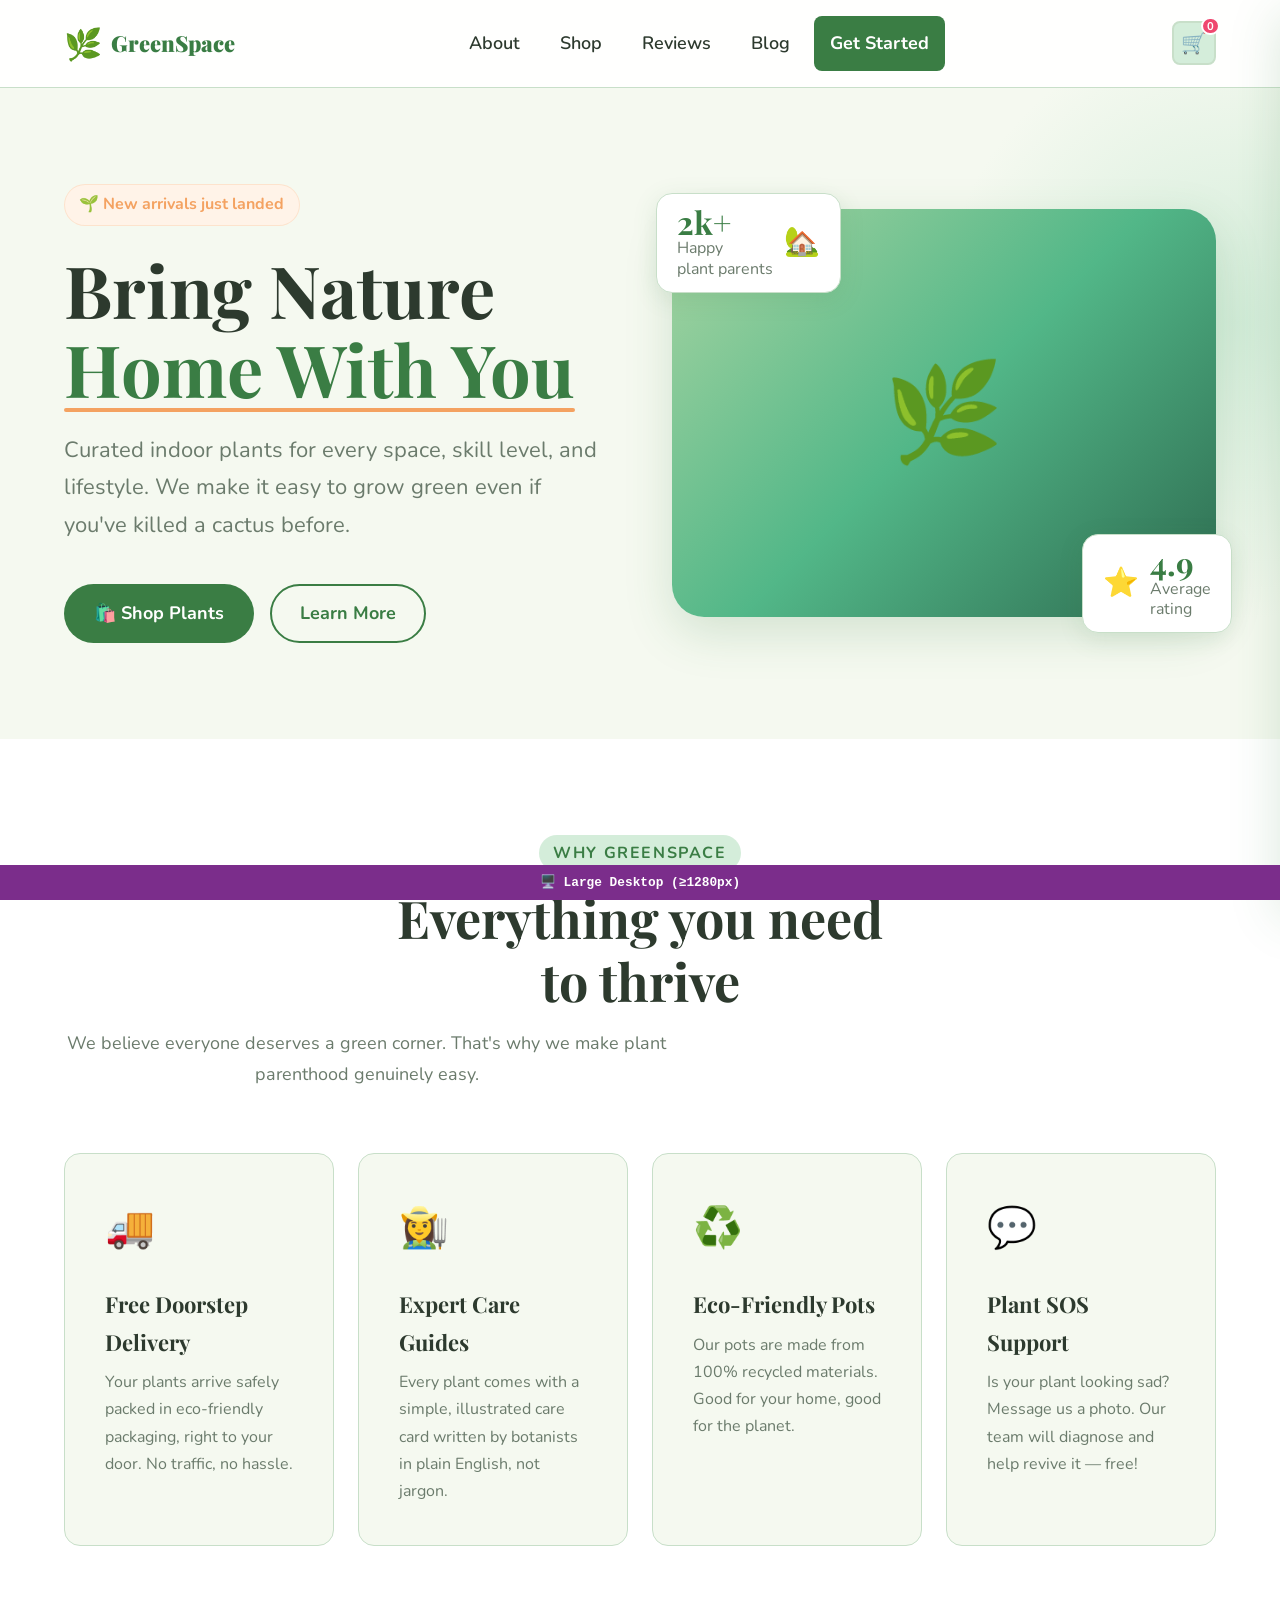
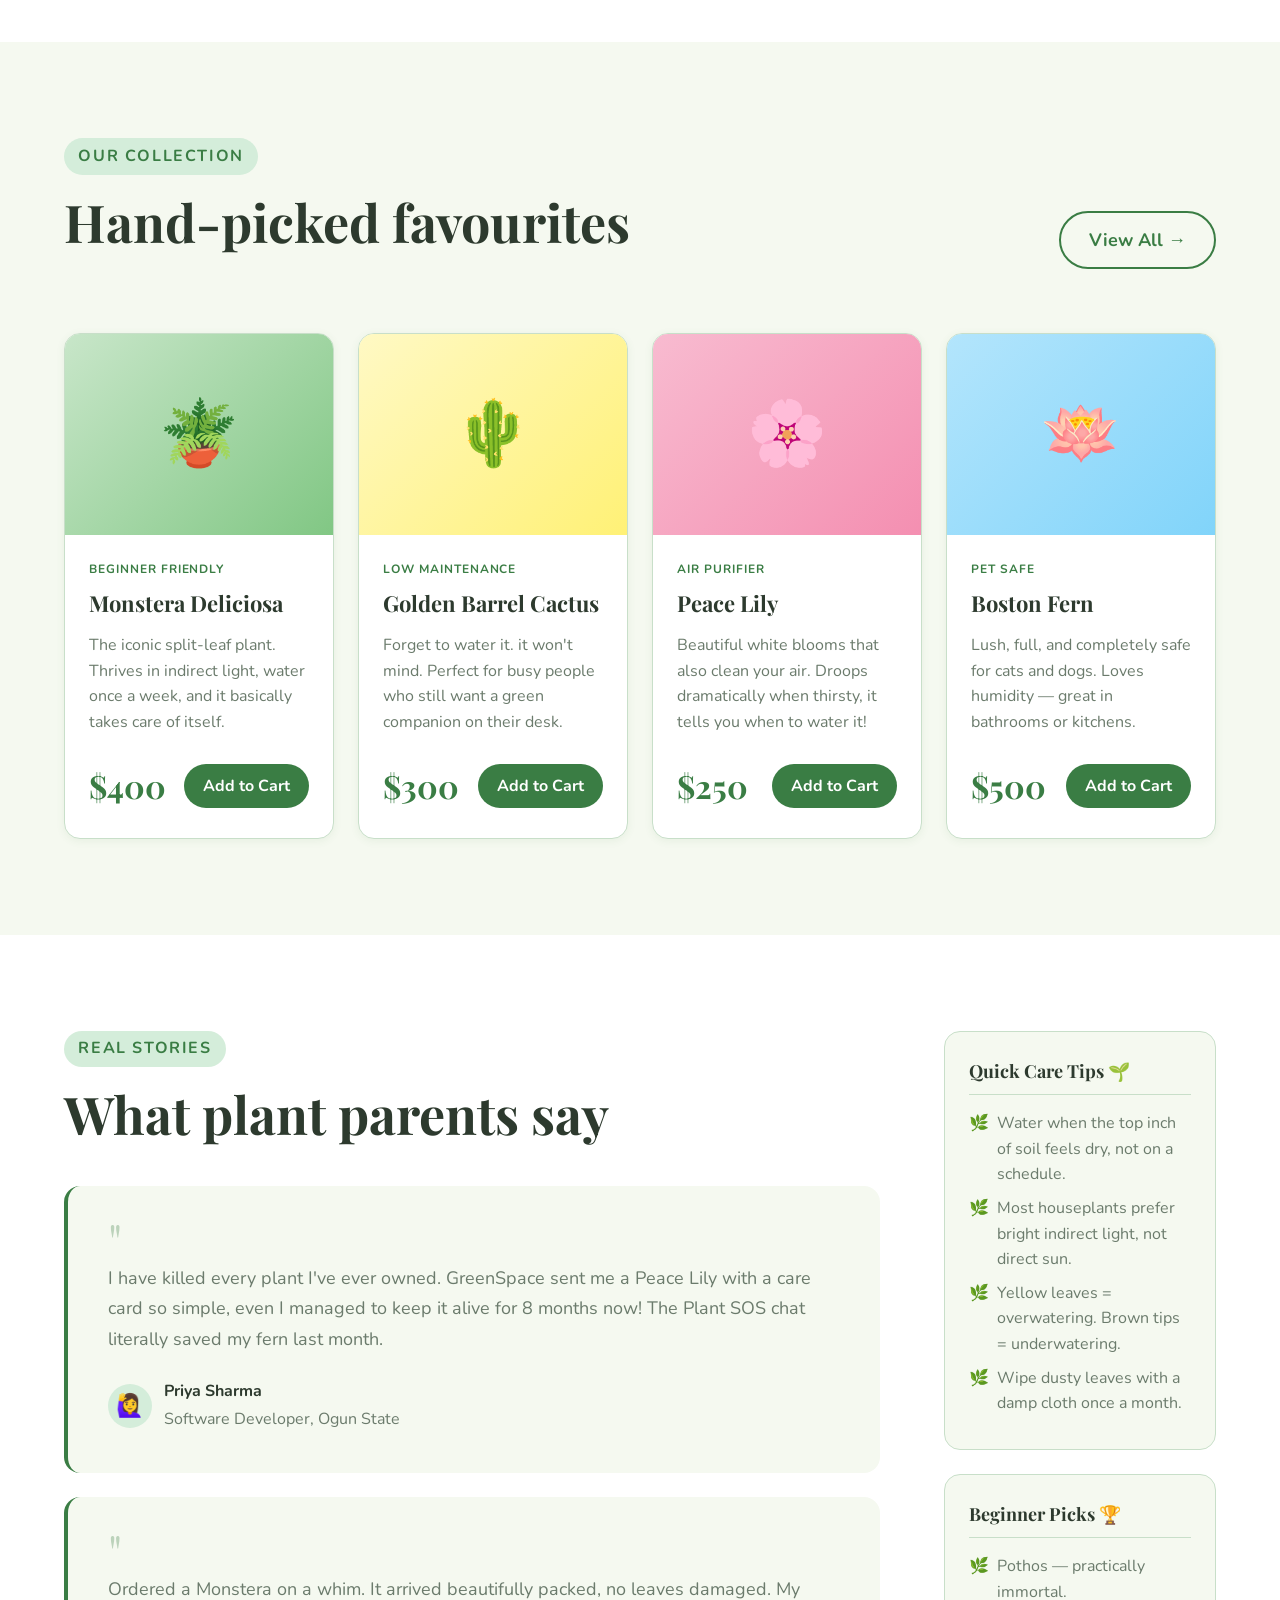
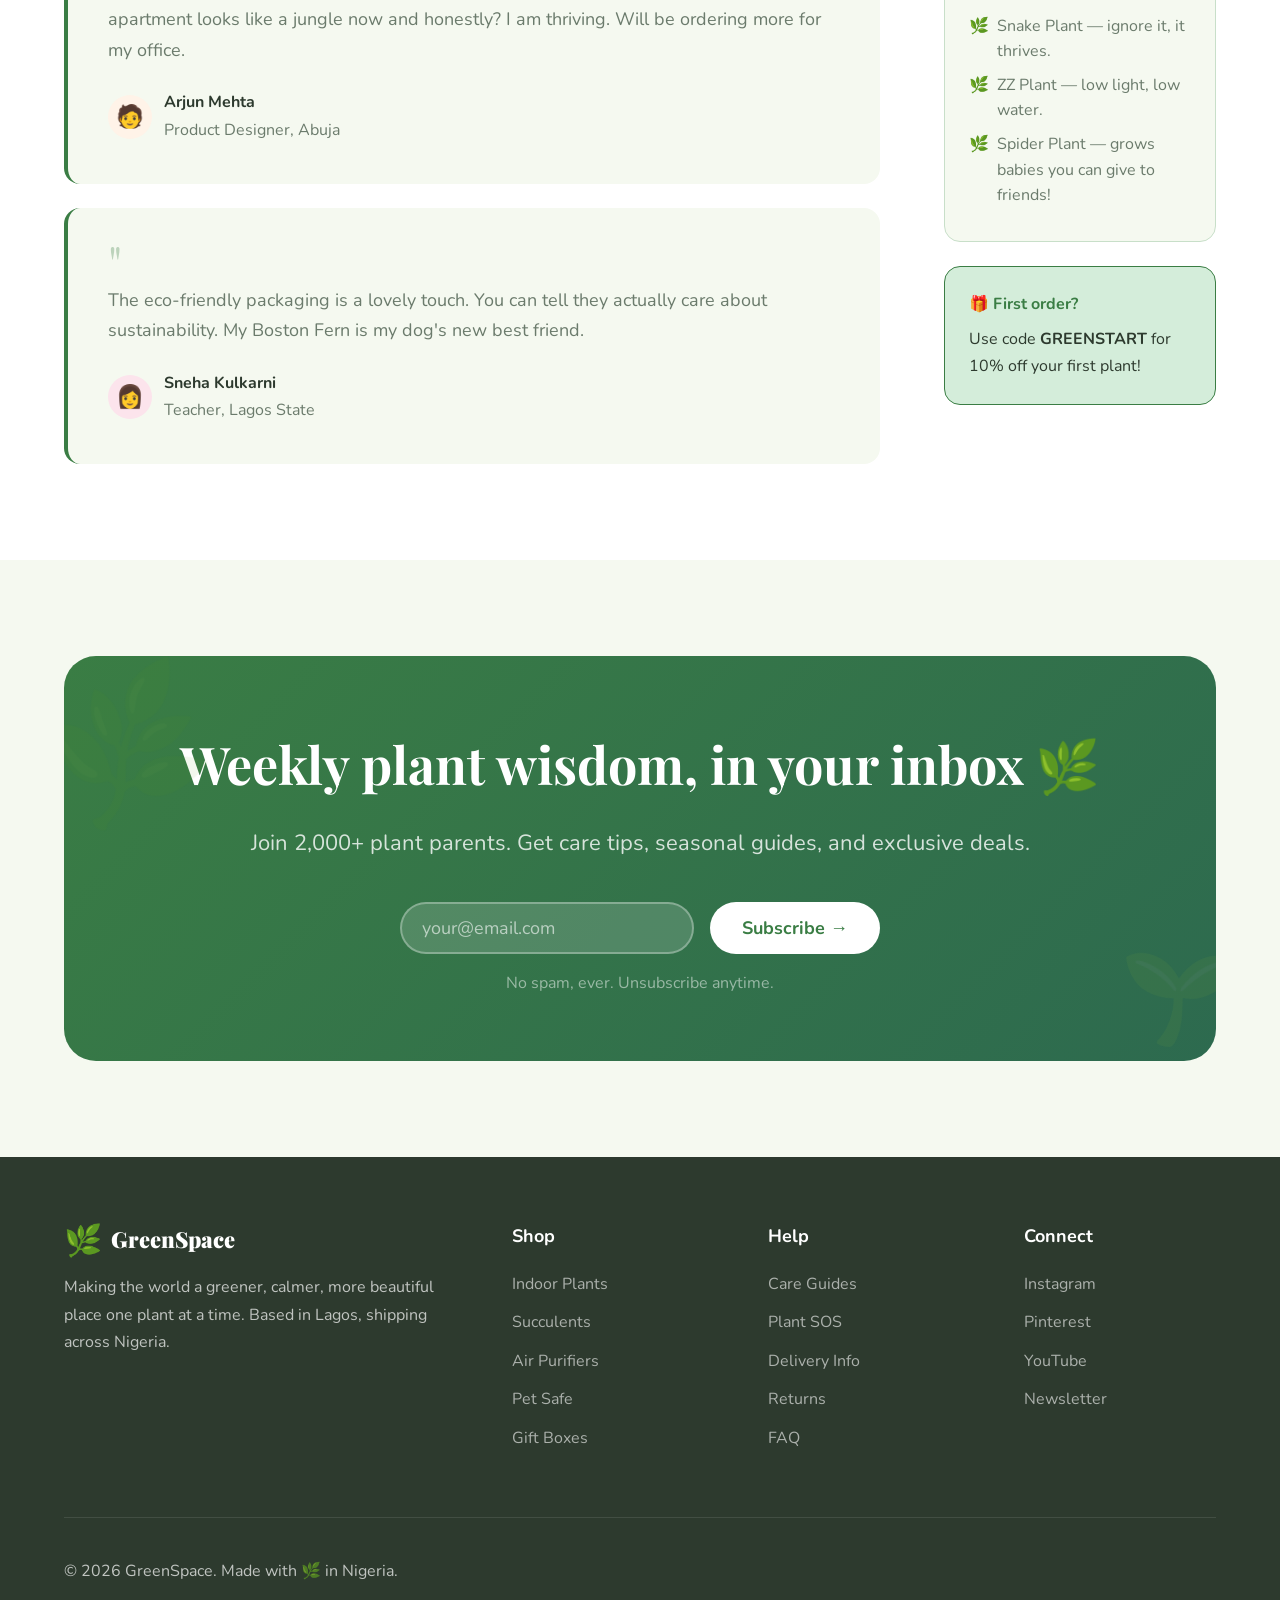
<file: index.html>
<!DOCTYPE html>
<html lang="en">
<head>
  <meta charset="UTF-8" />

  <meta name="viewport" content="width=device-width, initial-scale=1.0" />

  <title>GreenSpace — Project 2 | DecodeLabs</title>

  <!-- Google Fonts -->
  <link rel="preconnect" href="https://fonts.googleapis.com" />
  <link rel="preconnect" href="https://fonts.gstatic.com" crossorigin />
  <link href="https://fonts.googleapis.com/css2?family=Playfair+Display:wght@700;900&family=Nunito:wght@400;500;600;700&display=swap" rel="stylesheet" />

  <link rel="stylesheet" href="style.css" />
</head>

<body>

  <!-- ==========================================
       HEADER & NAVIGATION
  ========================================== -->
  <header class="site-header">
    <div class="container">
      <nav class="nav-inner" aria-label="Main navigation">

        <!-- Logo -->
        <a href="#" class="nav-logo" aria-label="GreenSpace Home">
          <span>🌿</span> GreenSpace
        </a>

        <button
          class="nav-toggle"
          popovertarget="nav-menu"
          aria-label="Toggle navigation menu"
          aria-expanded="false">
          ☰
        </button>

        <div class="nav-menu" id="nav-menu" popover>
          <div class="nav-menu-inner">
            <a href="#features"     class="nav-link">About</a>
            <a href="#plants"       class="nav-link">Shop</a>
            <a href="#testimonials" class="nav-link">Reviews</a>
            <a href="#newsletter"   class="nav-link">Blog</a>
            <a href="#newsletter"   class="nav-link nav-cta">Get Started</a>
          </div>
        </div>

        <!-- 🛒 CART ICON with item count badge -->
        <button class="cart-icon" id="cartIcon" aria-label="Shopping cart">
          🛒
          <span class="cart-count" id="cartCount">0</span>
        </button>

      </nav>
    </div>
  </header>
  <section class="hero">
    <div class="container">
      <div class="hero-inner">

        <!-- Left: Text Content -->
        <div class="hero-content">
          <div class="hero-badge">🌱 New arrivals just landed</div>

          <h1 class="hero-title">
            Bring Nature<br>
            <span class="highlight">Home With You</span>
          </h1>

          <p class="hero-desc">
            Curated indoor plants for every space, skill level, and lifestyle.
            We make it easy to grow green even if you've killed a cactus before.
          </p>

          <!-- Flexbox row of buttons (wraps on tiny screens) -->
          <div class="hero-actions">
            <a href="#plants" class="btn btn-primary">🛍️ Shop Plants</a>
            <a href="#features" class="btn btn-outline">Learn More</a>
          </div>
        </div>

        <!-- Right: Visual with floating stats -->
        <div class="hero-visual">
          <div class="hero-img-wrap">🌿</div>

          <div class="hero-stat">
            <div>
              <div class="hero-stat-number">2k+</div>
              <div class="hero-stat-label">Happy<br>plant parents</div>
            </div>
            <span style="font-size:1.8rem">🏡</span>
          </div>

          <div class="hero-stat">
            <span style="font-size:1.8rem">⭐</span>
            <div>
              <div class="hero-stat-number">4.9</div>
              <div class="hero-stat-label">Average<br>rating</div>
            </div>
          </div>
        </div>

      </div>
    </div>
  </section>

  <section class="features" id="features">
    <div class="container">
      <div class="features-header">
        <span class="section-tag">Why GreenSpace</span>
        <h2 class="section-title">Everything you need<br>to thrive</h2>
        <p class="section-subtitle">
          We believe everyone deserves a green corner.
          That's why we make plant parenthood genuinely easy.
        </p>
      </div>

      <div class="features-grid">

        <div class="feature-card">
          <span class="feature-icon">🚚</span>
          <h3 class="feature-title">Free Doorstep Delivery</h3>
          <p class="feature-text">
            Your plants arrive safely packed in eco-friendly packaging,
            right to your door. No traffic, no hassle.
          </p>
        </div>

        <div class="feature-card">
          <span class="feature-icon">👩‍🌾</span>
          <h3 class="feature-title">Expert Care Guides</h3>
          <p class="feature-text">
            Every plant comes with a simple, illustrated care card written
            by botanists in plain English, not jargon.
          </p>
        </div>

        <div class="feature-card">
          <span class="feature-icon">♻️</span>
          <h3 class="feature-title">Eco-Friendly Pots</h3>
          <p class="feature-text">
            Our pots are made from 100% recycled materials.
            Good for your home, good for the planet.
          </p>
        </div>

        <div class="feature-card">
          <span class="feature-icon">💬</span>
          <h3 class="feature-title">Plant SOS Support</h3>
          <p class="feature-text">
            Is your plant looking sad? Message us a photo.
            Our team will diagnose and help revive it — free!
          </p>
        </div>

      </div>
    </div>
  </section>

  <section class="plants" id="plants">
    <div class="container">
      <div class="plants-header">
        <div>
          <span class="section-tag">Our Collection</span>
          <h2 class="section-title">Hand-picked favourites</h2>
        </div>
        <a href="#" class="btn btn-outline" style="align-self:flex-end">View All →</a>
      </div>

      <div class="plants-grid">

        <article class="plant-card">
          <div class="plant-img plant-img-1">🪴</div>
          <div class="plant-body">
            <p class="plant-tag">Beginner Friendly</p>
            <h3 class="plant-name">Monstera Deliciosa</h3>
            <p class="plant-desc">
              The iconic split-leaf plant. Thrives in indirect light,
              water once a week, and it basically takes care of itself.
            </p>
            <div class="plant-footer">
              <span class="plant-price">$400</span>
              <button class="plant-btn" data-name="Monstera Deliciosa" data-emoji="🪴" data-price="400">Add to Cart</button>
            </div>
          </div>
        </article>

        <article class="plant-card">
          <div class="plant-img plant-img-2">🌵</div>
          <div class="plant-body">
            <p class="plant-tag">Low Maintenance</p>
            <h3 class="plant-name">Golden Barrel Cactus</h3>
            <p class="plant-desc">
              Forget to water it. it won't mind. Perfect for busy people
              who still want a green companion on their desk.
            </p>
            <div class="plant-footer">
              <span class="plant-price">$300</span>
              <button class="plant-btn" data-name="Golden Barrel Cactus" data-emoji="🌵" data-price="300">Add to Cart</button>
            </div>
          </div>
        </article>

        <article class="plant-card">
          <div class="plant-img plant-img-3">🌸</div>
          <div class="plant-body">
            <p class="plant-tag">Air Purifier</p>
            <h3 class="plant-name">Peace Lily</h3>
            <p class="plant-desc">
              Beautiful white blooms that also clean your air.
              Droops dramatically when thirsty, it tells you when to water it!
            </p>
            <div class="plant-footer">
              <span class="plant-price">$250</span>
              <button class="plant-btn" data-name="Peace Lily" data-emoji="🌸" data-price="250">Add to Cart</button>
            </div>
          </div>
        </article>

        <article class="plant-card">
          <div class="plant-img plant-img-4">🪷</div>
          <div class="plant-body">
            <p class="plant-tag">Pet Safe</p>
            <h3 class="plant-name">Boston Fern</h3>
            <p class="plant-desc">
              Lush, full, and completely safe for cats and dogs.
              Loves humidity — great in bathrooms or kitchens.
            </p>
            <div class="plant-footer">
              <span class="plant-price">$500</span>
              <button class="plant-btn" data-name="Boston Fern" data-emoji="🪷" data-price="500">Add to Cart</button>
            </div>
          </div>
        </article>

      </div>
    </div>
  </section>

  <section class="sidebar-section" id="testimonials">
    <div class="container">
      <div class="sidebar-layout">

        <!-- Main content -->
        <div>
          <span class="section-tag">Real Stories</span>
          <h2 class="section-title" style="margin-bottom:var(--space-lg)">
            What plant parents say
          </h2>

          <div class="testimonials-list">

            <div class="testimonial-card">
              <span class="testimonial-quote">"</span>
              <p class="testimonial-text">
                I have killed every plant I've ever owned. GreenSpace sent me a Peace Lily
                with a care card so simple, even I managed to keep it alive for 8 months now!
                The Plant SOS chat literally saved my fern last month.
              </p>
              <div class="testimonial-author">
                <div class="author-avatar avatar-1">🙋‍♀️</div>
                <div>
                  <p class="author-name">Priya Sharma</p>
                  <p class="author-role">Software Developer, Ogun State</p>
                </div>
              </div>
            </div>

            <div class="testimonial-card">
              <span class="testimonial-quote">"</span>
              <p class="testimonial-text">
                Ordered a Monstera on a whim. It arrived beautifully packed, no leaves
                damaged. My apartment looks like a jungle now and honestly? I am thriving.
                Will be ordering more for my office.
              </p>
              <div class="testimonial-author">
                <div class="author-avatar avatar-2">🧑</div>
                <div>
                  <p class="author-name">Arjun Mehta</p>
                  <p class="author-role">Product Designer, Abuja</p>
                </div>
              </div>
            </div>

            <div class="testimonial-card">
              <span class="testimonial-quote">"</span>
              <p class="testimonial-text">
                The eco-friendly packaging is a lovely touch. You can tell they actually
                care about sustainability. My Boston Fern is my dog's new best friend.
              </p>
              <div class="testimonial-author">
                <div class="author-avatar avatar-3">👩</div>
                <div>
                  <p class="author-name">Sneha Kulkarni</p>
                  <p class="author-role">Teacher, Lagos State</p>
                </div>
              </div>
            </div>

          </div>
        </div>

        <!-- Sidebar -->
        <aside class="sidebar" aria-label="Plant care tips">

          <div class="sidebar-widget">
            <h3 class="widget-title">Quick Care Tips 🌱</h3>
            <p class="widget-tip">Water when the top inch of soil feels dry, not on a schedule.</p>
            <p class="widget-tip">Most houseplants prefer bright indirect light, not direct sun.</p>
            <p class="widget-tip">Yellow leaves = overwatering. Brown tips = underwatering.</p>
            <p class="widget-tip">Wipe dusty leaves with a damp cloth once a month.</p>
          </div>

          <div class="sidebar-widget">
            <h3 class="widget-title">Beginner Picks 🏆</h3>
            <p class="widget-tip">Pothos — practically immortal.</p>
            <p class="widget-tip">Snake Plant — ignore it, it thrives.</p>
            <p class="widget-tip">ZZ Plant — low light, low water.</p>
            <p class="widget-tip">Spider Plant — grows babies you can give to friends!</p>
          </div>

          <div class="sidebar-widget" style="background: var(--color-primary-light); border-color: var(--color-primary);">
            <p style="font-size:var(--fs-sm); color:var(--color-primary); font-weight:700; margin-bottom:0.5rem;">
              🎁 First order?
            </p>
            <p style="font-size:var(--fs-sm); color:var(--color-text);">
              Use code <strong>GREENSTART</strong> for 10% off your first plant!
            </p>
          </div>

        </aside>
      </div>
    </div>
  </section>


  <!-- ==========================================
       NEWSLETTER / CTA SECTION
       Form Layout: Flexbox (stacked → row)
  ========================================== -->
  <section class="cta-section" id="newsletter">
    <div class="container">
      <div class="cta-box">
        <h2 class="cta-title">Weekly plant wisdom, in your inbox 🌿</h2>
        <p class="cta-desc">
          Join 2,000+ plant parents. Get care tips, seasonal guides, and exclusive deals.
        </p>

        <div class="cta-form" role="form" aria-label="Newsletter signup">
          <input
            class="cta-input"
            type="email"
            placeholder="your@email.com"
            aria-label="Email address"
          />
          <button class="cta-submit" type="button">Subscribe →</button>
        </div>

        <p style="color:rgba(255,255,255,0.5); font-size:var(--fs-sm); margin-top:var(--space-sm);">
          No spam, ever. Unsubscribe anytime.
        </p>
      </div>
    </div>
  </section>


  <!-- ==========================================
       FOOTER
       Layout: CSS Grid (1 → 2 → 4 columns)
  ========================================== -->
  <footer class="site-footer">
    <div class="container">

      <div class="footer-grid">

        <div class="footer-brand">
          <a href="#" class="nav-logo">
            <span>🌿</span> GreenSpace
          </a>
          <p class="footer-desc">
            Making the world a greener, calmer, more beautiful place
            one plant at a time. Based in Lagos, shipping across Nigeria.
          </p>
        </div>

        <div>
          <p class="footer-col-title">Shop</p>
          <ul class="footer-links">
            <li><a href="#">Indoor Plants</a></li>
            <li><a href="#">Succulents</a></li>
            <li><a href="#">Air Purifiers</a></li>
            <li><a href="#">Pet Safe</a></li>
            <li><a href="#">Gift Boxes</a></li>
          </ul>
        </div>

        <div>
          <p class="footer-col-title">Help</p>
          <ul class="footer-links">
            <li><a href="#">Care Guides</a></li>
            <li><a href="#">Plant SOS</a></li>
            <li><a href="#">Delivery Info</a></li>
            <li><a href="#">Returns</a></li>
            <li><a href="#">FAQ</a></li>
          </ul>
        </div>

        <div>
          <p class="footer-col-title">Connect</p>
          <ul class="footer-links">
            <li><a href="#">Instagram</a></li>
            <li><a href="#">Pinterest</a></li>
            <li><a href="#">YouTube</a></li>
            <li><a href="#">Newsletter</a></li>
          </ul>
        </div>

      </div>

      <div class="footer-bottom">
        <p>© 2026 GreenSpace. Made with 🌿 in Nigeria.</p>
      </div>

    </div>
  </footer>

  <div class="debug-bar" aria-hidden="true"></div>

  <!-- ==========================================
       🛒 CART DRAWER
       Slides in from the right when cart icon is clicked.
       Overlay dims the rest of the page behind it.
  ========================================== -->

  <!-- Dark overlay behind the drawer -->
  <div class="cart-overlay" id="cartOverlay"></div>

  <!-- The drawer itself -->
  <aside class="cart-drawer" id="cartDrawer" aria-label="Shopping cart">

    <!-- Drawer header -->
    <div class="cart-drawer-header">
      <h2 class="cart-drawer-title">🛒 Your Cart <span class="cart-drawer-count" id="drawerCount">(0 items)</span></h2>
      <button class="cart-drawer-close" id="cartDrawerClose" aria-label="Close cart">✕</button>
    </div>

    <!-- Item list — filled by JavaScript -->
    <div class="cart-drawer-body">
      <ul class="cart-items-list" id="cartItemsList">
        <!-- Items injected here by JS -->
      </ul>

      <!-- Empty state (shown when cart is empty) -->
      <div class="cart-empty" id="cartEmpty">
        <span class="cart-empty-icon">🌱</span>
        <p>Your cart is empty.</p>
        <p>Add some plants to get started!</p>
      </div>
    </div>

    <!-- Drawer footer: total + checkout button -->
    <div class="cart-drawer-footer" id="cartFooter">
      <div class="cart-total">
        <span>Total</span>
        <span class="cart-total-amount" id="cartTotal">₹0</span>
      </div>
      <a href="./index1.html" class="btn btn-primary cart-checkout-btn">Checkout →</a>
    </div>

  </aside>

  <!-- ==========================================
       🍞 TOAST NOTIFICATION
       Small popup that confirms an item was added.
  ========================================== -->
  <div class="toast" id="toast" role="alert" aria-live="polite">
    <span class="toast-emoji" id="toastEmoji">🪴</span>
    <div class="toast-text">
      <strong id="toastName">Monstera Deliciosa</strong>
      <span>Added to cart!</span>
    </div>
    <button class="toast-close" id="toastClose" aria-label="Dismiss">✕</button>
  </div>

  <!-- ==========================================
       📜 JAVASCRIPT
  ========================================== -->
  <script>

    // ── State ─────────────────────────────────
    // cart is an array of objects: { name, emoji, price, qty }
    const cart = [];

    // ── Element references ────────────────────
    const cartCountEl    = document.getElementById('cartCount');
    const cartDrawer     = document.getElementById('cartDrawer');
    const cartOverlay    = document.getElementById('cartOverlay');
    const cartDrawerClose= document.getElementById('cartDrawerClose');
    const cartItemsList  = document.getElementById('cartItemsList');
    const cartEmpty      = document.getElementById('cartEmpty');
    const cartFooter     = document.getElementById('cartFooter');
    const drawerCount    = document.getElementById('drawerCount');
    const cartTotalEl    = document.getElementById('cartTotal');
    const cartIcon       = document.getElementById('cartIcon');
    const toast          = document.getElementById('toast');
    const toastName      = document.getElementById('toastName');
    const toastEmoji     = document.getElementById('toastEmoji');
    const toastClose     = document.getElementById('toastClose');

    let toastTimer;

    // ── Open / Close Drawer ───────────────────
    function openDrawer() {
      cartDrawer.classList.add('cart-drawer--open');
      cartOverlay.classList.add('cart-overlay--show');
      document.body.style.overflow = 'hidden'; // stop page scroll
    }

    function closeDrawer() {
      cartDrawer.classList.remove('cart-drawer--open');
      cartOverlay.classList.remove('cart-overlay--show');
      document.body.style.overflow = '';
    }

    cartIcon.addEventListener('click', openDrawer);
    cartDrawerClose.addEventListener('click', closeDrawer);
    cartOverlay.addEventListener('click', closeDrawer);

    // Close drawer with Escape key
    document.addEventListener('keydown', function(e) {
      if (e.key === 'Escape') closeDrawer();
    });

    // ── Add to Cart ───────────────────────────
    function addToCart(name, emoji, price) {
      // Check if this plant is already in the cart
      const existing = cart.find(item => item.name === name);

      if (existing) {
        // Already there — just increase quantity
        existing.qty++;
      } else {
        // New item — push into cart array
        cart.push({ name, emoji, price, qty: 1 });
      }

      renderCart();
    }

    // ── Render Cart ───────────────────────────
    // Rebuilds the drawer list from the cart array
    function renderCart() {
      // Total number of individual items
      const totalItems = cart.reduce((sum, item) => sum + item.qty, 0);
      // Total price
      const totalPrice = cart.reduce((sum, item) => sum + (item.price * item.qty), 0);

      // Update the nav badge
      cartCountEl.textContent = totalItems;

      // Bounce the badge
      cartCountEl.classList.remove('bounce');
      void cartCountEl.offsetWidth;
      cartCountEl.classList.add('bounce');

      // Update drawer header count
      drawerCount.textContent = '(' + totalItems + (totalItems === 1 ? ' item)' : ' items)');

      // Update total price
      cartTotalEl.textContent = '₹' + totalPrice.toLocaleString('en-IN');

      // Show/hide empty state and footer
      if (cart.length === 0) {
        cartEmpty.style.display  = 'flex';
        cartFooter.style.display = 'none';
        cartItemsList.innerHTML  = '';
        return;
      }

      cartEmpty.style.display  = 'none';
      cartFooter.style.display = 'block';

      // Build the list HTML
      cartItemsList.innerHTML = cart.map((item, index) => `
        <li class="cart-item">
          <span class="cart-item-emoji">${item.emoji}</span>
          <div class="cart-item-info">
            <p class="cart-item-name">${item.name}</p>
            <p class="cart-item-price">₹${(item.price * item.qty).toLocaleString('en-IN')}</p>
          </div>
          <div class="cart-item-qty">
            <button class="qty-btn" data-action="decrease" data-index="${index}">−</button>
            <span>${item.qty}</span>
            <button class="qty-btn" data-action="increase" data-index="${index}">+</button>
          </div>
          <button class="cart-item-remove" data-action="remove" data-index="${index}" aria-label="Remove ${item.name}">🗑️</button>
        </li>
      `).join('');
    }

    // ── Handle all clicks ─────────────────────
    document.addEventListener('click', function(e) {

      // ① "Add to Cart" plant button
      if (e.target.classList.contains('plant-btn')) {
        const name  = e.target.dataset.name  || 'Plant';
        const emoji = e.target.dataset.emoji || '🌿';
        const price = parseInt(e.target.dataset.price) || 0;

        addToCart(name, emoji, price);

        // Toast notification
        toastName.textContent  = name;
        toastEmoji.textContent = emoji;
        toast.classList.add('toast--show');
        clearTimeout(toastTimer);
        toastTimer = setTimeout(() => toast.classList.remove('toast--show'), 3000);

        // Button feedback
        const btn = e.target;
        btn.textContent = 'Added ✓';
        btn.style.background = '#2d6a4f';
        setTimeout(() => {
          btn.textContent = 'Add to Cart';
          btn.style.background = '';
        }, 1500);
      }

      // ② Quantity + / − buttons inside the drawer
      if (e.target.classList.contains('qty-btn')) {
        const idx    = parseInt(e.target.dataset.index);
        const action = e.target.dataset.action;

        if (action === 'increase') {
          cart[idx].qty++;
        } else if (action === 'decrease') {
          cart[idx].qty--;
          // Remove from cart if qty hits 0
          if (cart[idx].qty <= 0) cart.splice(idx, 1);
        }
        renderCart();
      }

      // ③ Remove 🗑️ button
      if (e.target.classList.contains('cart-item-remove')) {
        const idx = parseInt(e.target.dataset.index);
        cart.splice(idx, 1);
        renderCart();
      }
    });

    // Close toast X button
    toastClose.addEventListener('click', function() {
      toast.classList.remove('toast--show');
      clearTimeout(toastTimer);
    });

    // First render (empty state)
    renderCart();

  </script>

</body>
</html>
</file>
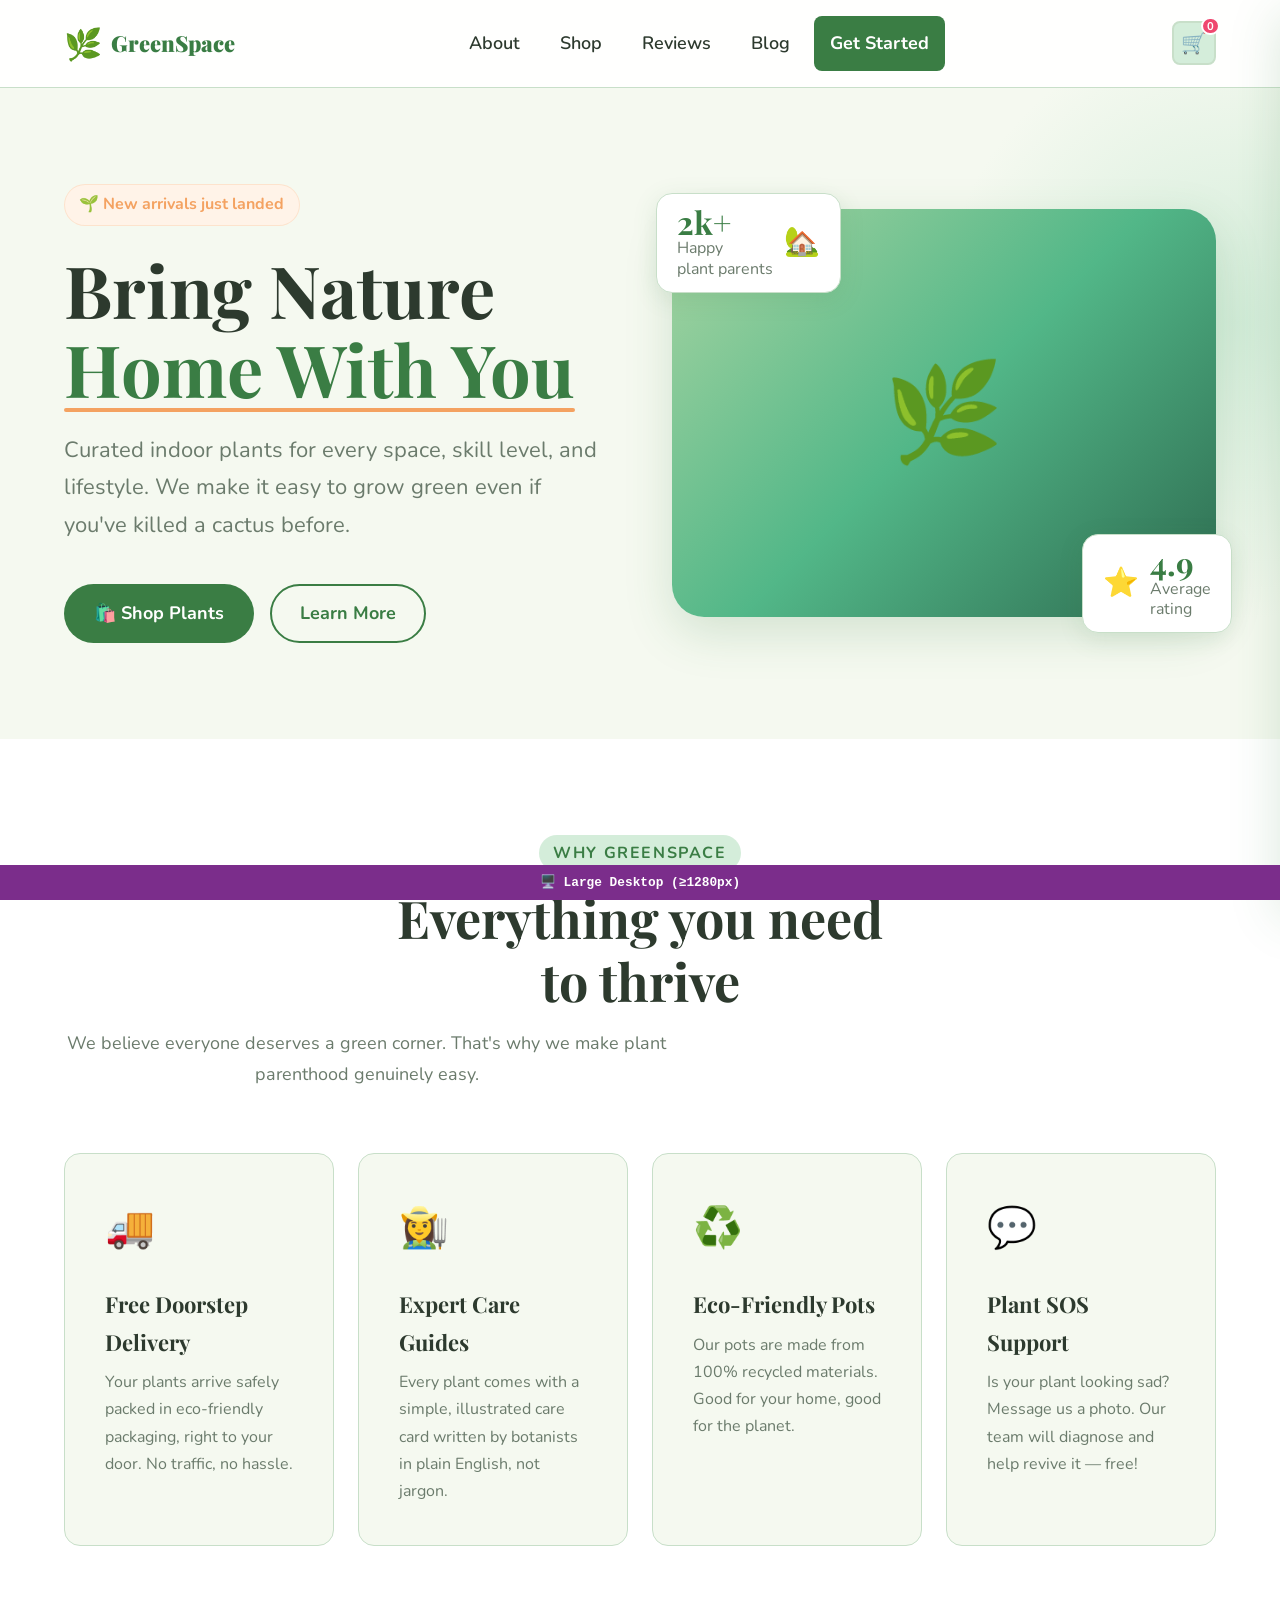
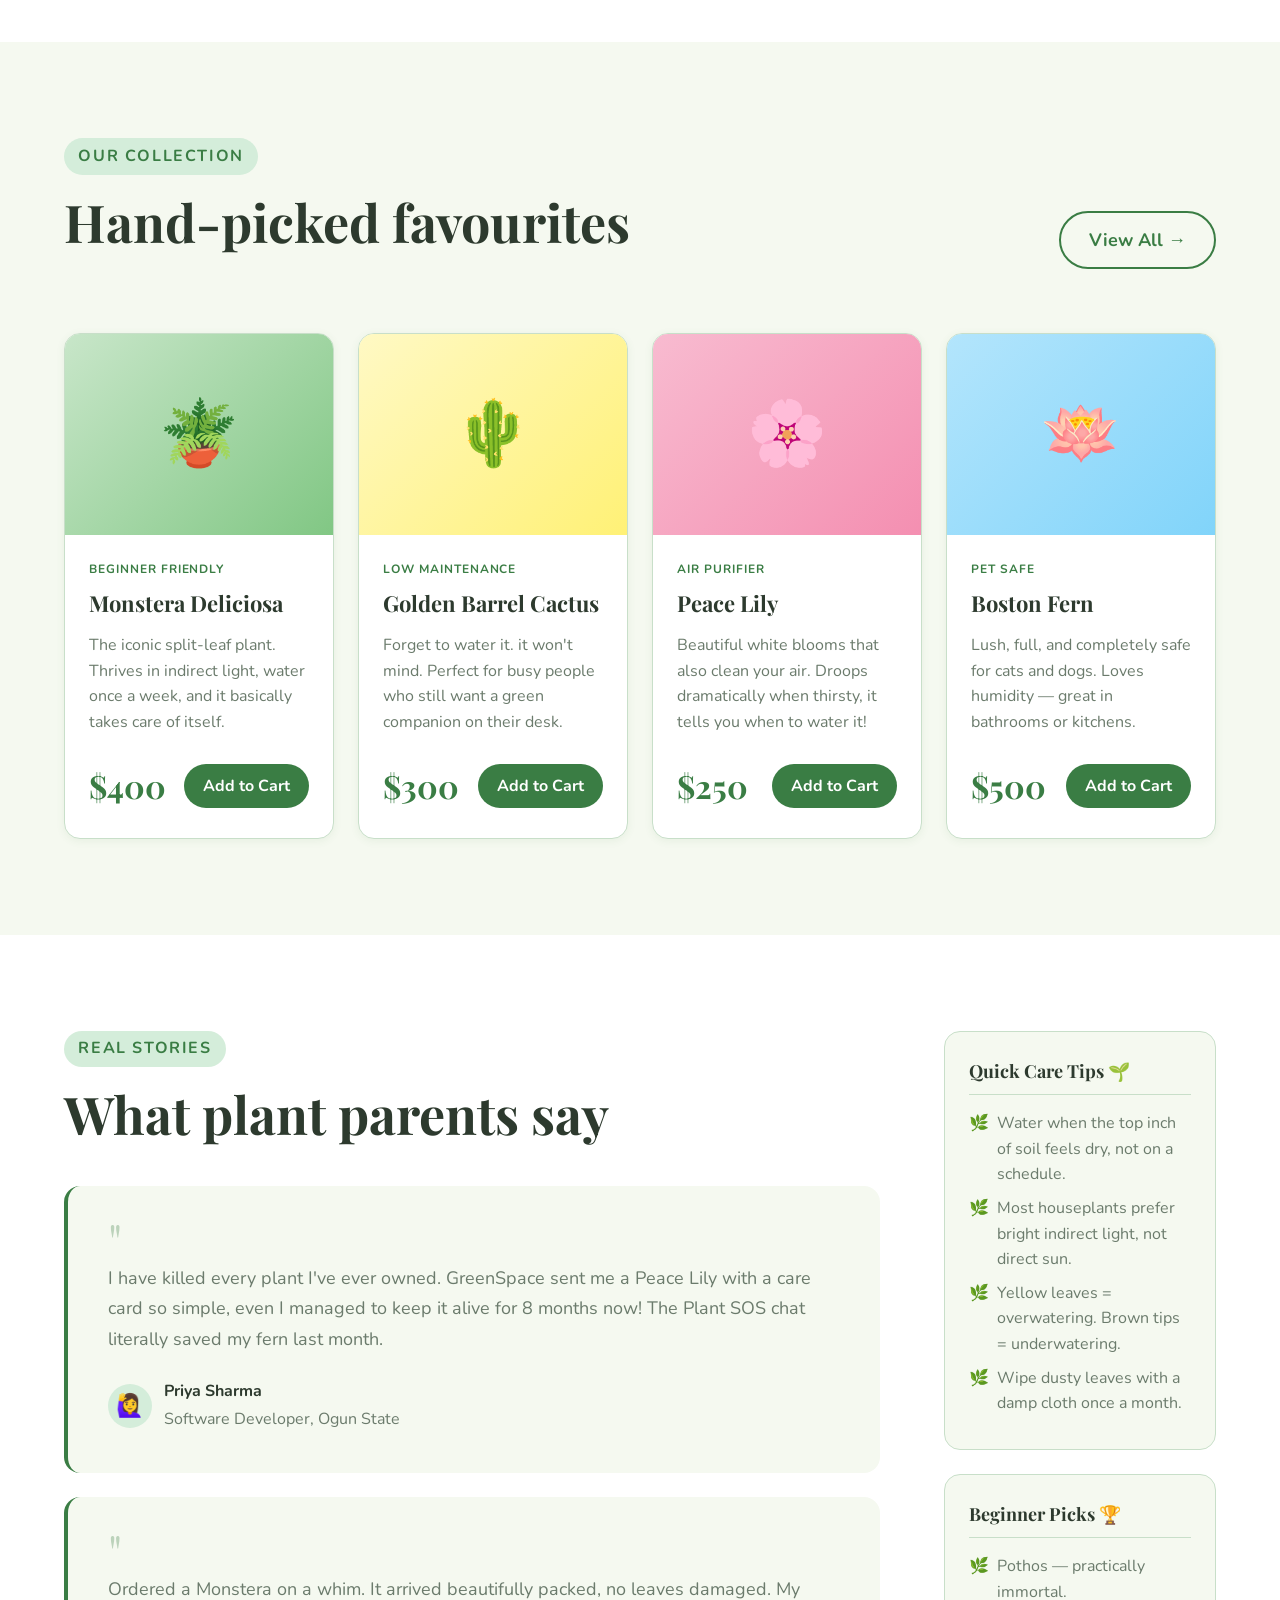
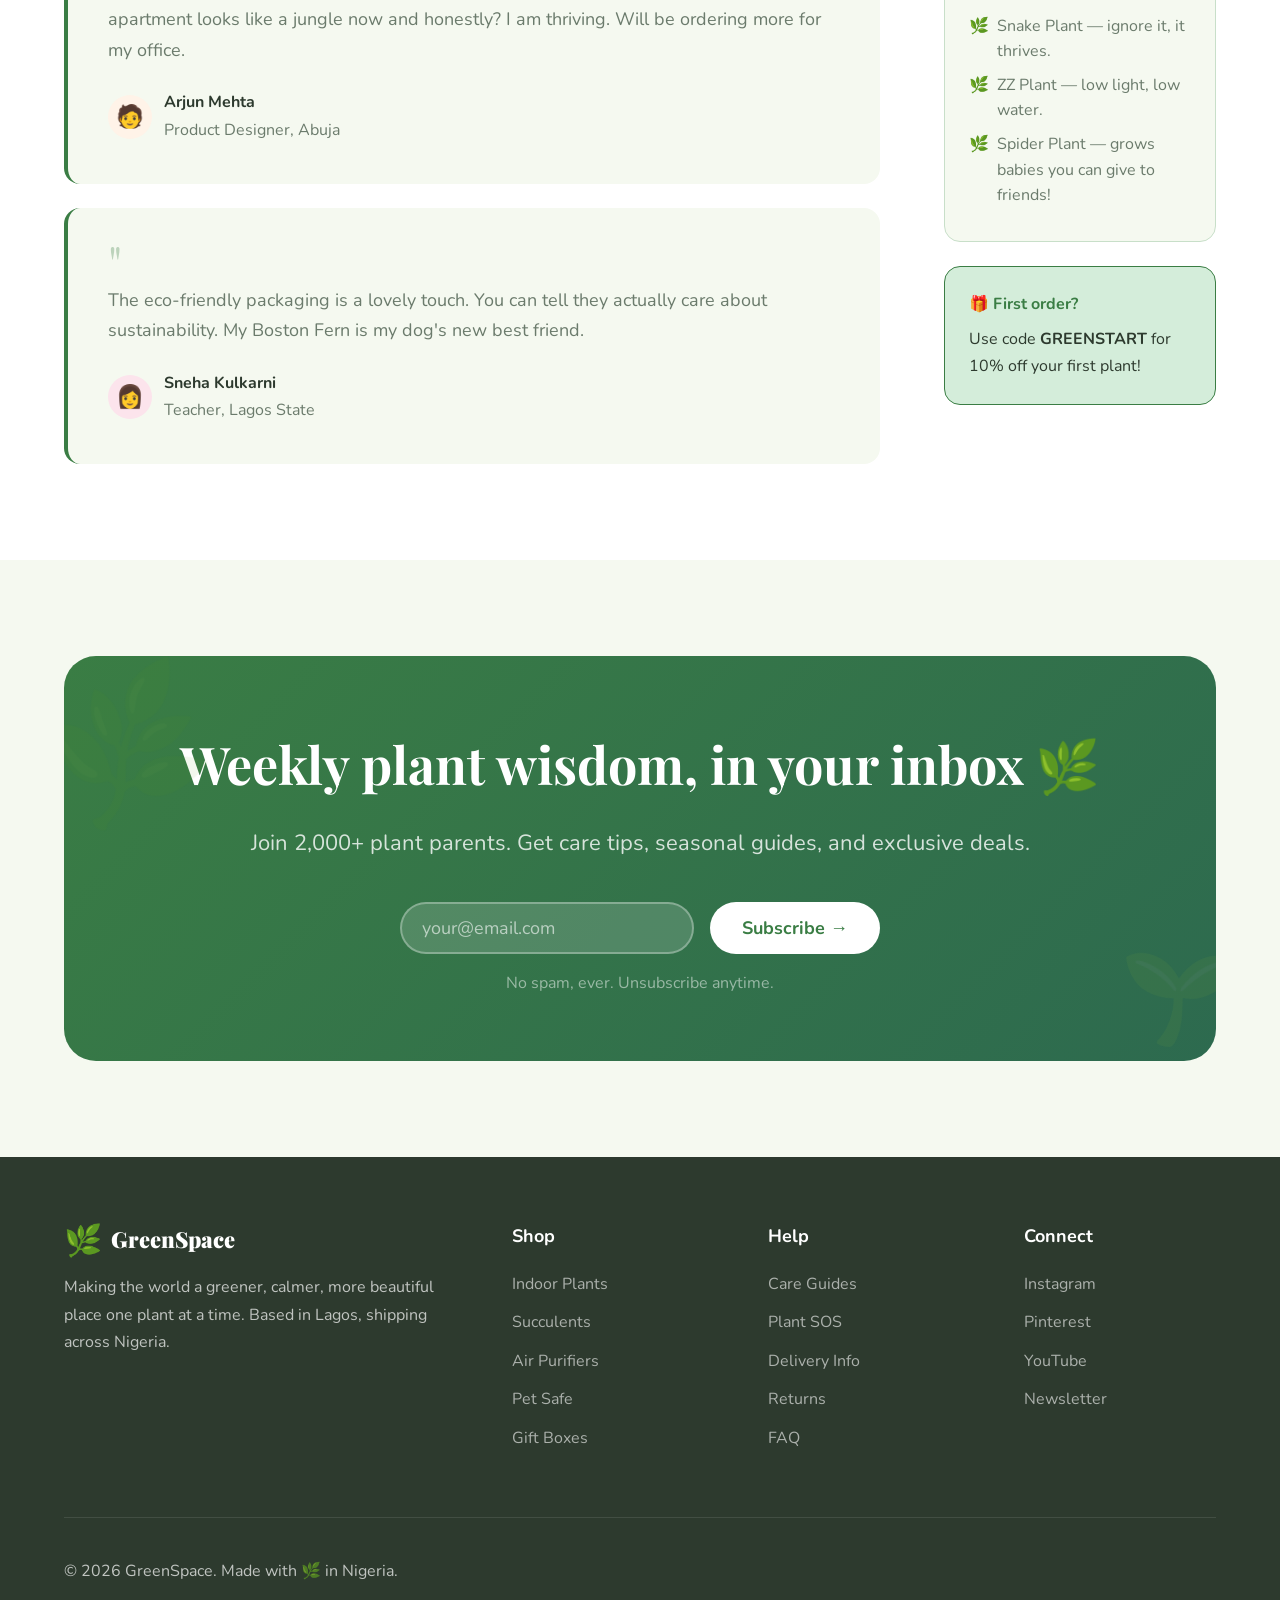
<file: Task-2-ADEGOKE PETER/index.html>
<!DOCTYPE html>
<html lang="en">
<head>
  <meta charset="UTF-8" />

  <meta name="viewport" content="width=device-width, initial-scale=1.0" />

  <title>GreenSpace — Project 2 | DecodeLabs</title>

  <!-- Google Fonts -->
  <link rel="preconnect" href="https://fonts.googleapis.com" />
  <link rel="preconnect" href="https://fonts.gstatic.com" crossorigin />
  <link href="https://fonts.googleapis.com/css2?family=Playfair+Display:wght@700;900&family=Nunito:wght@400;500;600;700&display=swap" rel="stylesheet" />

  <link rel="stylesheet" href="style.css" />
</head>

<body>

  <!-- ==========================================
       HEADER & NAVIGATION
  ========================================== -->
  <header class="site-header">
    <div class="container">
      <nav class="nav-inner" aria-label="Main navigation">

        <!-- Logo -->
        <a href="#" class="nav-logo" aria-label="GreenSpace Home">
          <span>🌿</span> GreenSpace
        </a>

        <button
          class="nav-toggle"
          popovertarget="nav-menu"
          aria-label="Toggle navigation menu"
          aria-expanded="false">
          ☰
        </button>

        <div class="nav-menu" id="nav-menu" popover>
          <div class="nav-menu-inner">
            <a href="#features"     class="nav-link">About</a>
            <a href="#plants"       class="nav-link">Shop</a>
            <a href="#testimonials" class="nav-link">Reviews</a>
            <a href="#newsletter"   class="nav-link">Blog</a>
            <a href="#newsletter"   class="nav-link nav-cta">Get Started</a>
          </div>
        </div>

        <!-- 🛒 CART ICON with item count badge -->
        <button class="cart-icon" id="cartIcon" aria-label="Shopping cart">
          🛒
          <span class="cart-count" id="cartCount">0</span>
        </button>

      </nav>
    </div>
  </header>
  <section class="hero">
    <div class="container">
      <div class="hero-inner">

        <!-- Left: Text Content -->
        <div class="hero-content">
          <div class="hero-badge">🌱 New arrivals just landed</div>

          <h1 class="hero-title">
            Bring Nature<br>
            <span class="highlight">Home With You</span>
          </h1>

          <p class="hero-desc">
            Curated indoor plants for every space, skill level, and lifestyle.
            We make it easy to grow green even if you've killed a cactus before.
          </p>

          <!-- Flexbox row of buttons (wraps on tiny screens) -->
          <div class="hero-actions">
            <a href="#plants" class="btn btn-primary">🛍️ Shop Plants</a>
            <a href="#features" class="btn btn-outline">Learn More</a>
          </div>
        </div>

        <!-- Right: Visual with floating stats -->
        <div class="hero-visual">
          <div class="hero-img-wrap">🌿</div>

          <div class="hero-stat">
            <div>
              <div class="hero-stat-number">2k+</div>
              <div class="hero-stat-label">Happy<br>plant parents</div>
            </div>
            <span style="font-size:1.8rem">🏡</span>
          </div>

          <div class="hero-stat">
            <span style="font-size:1.8rem">⭐</span>
            <div>
              <div class="hero-stat-number">4.9</div>
              <div class="hero-stat-label">Average<br>rating</div>
            </div>
          </div>
        </div>

      </div>
    </div>
  </section>

  <section class="features" id="features">
    <div class="container">
      <div class="features-header">
        <span class="section-tag">Why GreenSpace</span>
        <h2 class="section-title">Everything you need<br>to thrive</h2>
        <p class="section-subtitle">
          We believe everyone deserves a green corner.
          That's why we make plant parenthood genuinely easy.
        </p>
      </div>

      <div class="features-grid">

        <div class="feature-card">
          <span class="feature-icon">🚚</span>
          <h3 class="feature-title">Free Doorstep Delivery</h3>
          <p class="feature-text">
            Your plants arrive safely packed in eco-friendly packaging,
            right to your door. No traffic, no hassle.
          </p>
        </div>

        <div class="feature-card">
          <span class="feature-icon">👩‍🌾</span>
          <h3 class="feature-title">Expert Care Guides</h3>
          <p class="feature-text">
            Every plant comes with a simple, illustrated care card written
            by botanists in plain English, not jargon.
          </p>
        </div>

        <div class="feature-card">
          <span class="feature-icon">♻️</span>
          <h3 class="feature-title">Eco-Friendly Pots</h3>
          <p class="feature-text">
            Our pots are made from 100% recycled materials.
            Good for your home, good for the planet.
          </p>
        </div>

        <div class="feature-card">
          <span class="feature-icon">💬</span>
          <h3 class="feature-title">Plant SOS Support</h3>
          <p class="feature-text">
            Is your plant looking sad? Message us a photo.
            Our team will diagnose and help revive it — free!
          </p>
        </div>

      </div>
    </div>
  </section>

  <section class="plants" id="plants">
    <div class="container">
      <div class="plants-header">
        <div>
          <span class="section-tag">Our Collection</span>
          <h2 class="section-title">Hand-picked favourites</h2>
        </div>
        <a href="#" class="btn btn-outline" style="align-self:flex-end">View All →</a>
      </div>

      <div class="plants-grid">

        <article class="plant-card">
          <div class="plant-img plant-img-1">🪴</div>
          <div class="plant-body">
            <p class="plant-tag">Beginner Friendly</p>
            <h3 class="plant-name">Monstera Deliciosa</h3>
            <p class="plant-desc">
              The iconic split-leaf plant. Thrives in indirect light,
              water once a week, and it basically takes care of itself.
            </p>
            <div class="plant-footer">
              <span class="plant-price">$400</span>
              <button class="plant-btn" data-name="Monstera Deliciosa" data-emoji="🪴" data-price="400">Add to Cart</button>
            </div>
          </div>
        </article>

        <article class="plant-card">
          <div class="plant-img plant-img-2">🌵</div>
          <div class="plant-body">
            <p class="plant-tag">Low Maintenance</p>
            <h3 class="plant-name">Golden Barrel Cactus</h3>
            <p class="plant-desc">
              Forget to water it. it won't mind. Perfect for busy people
              who still want a green companion on their desk.
            </p>
            <div class="plant-footer">
              <span class="plant-price">$300</span>
              <button class="plant-btn" data-name="Golden Barrel Cactus" data-emoji="🌵" data-price="300">Add to Cart</button>
            </div>
          </div>
        </article>

        <article class="plant-card">
          <div class="plant-img plant-img-3">🌸</div>
          <div class="plant-body">
            <p class="plant-tag">Air Purifier</p>
            <h3 class="plant-name">Peace Lily</h3>
            <p class="plant-desc">
              Beautiful white blooms that also clean your air.
              Droops dramatically when thirsty, it tells you when to water it!
            </p>
            <div class="plant-footer">
              <span class="plant-price">$250</span>
              <button class="plant-btn" data-name="Peace Lily" data-emoji="🌸" data-price="250">Add to Cart</button>
            </div>
          </div>
        </article>

        <article class="plant-card">
          <div class="plant-img plant-img-4">🪷</div>
          <div class="plant-body">
            <p class="plant-tag">Pet Safe</p>
            <h3 class="plant-name">Boston Fern</h3>
            <p class="plant-desc">
              Lush, full, and completely safe for cats and dogs.
              Loves humidity — great in bathrooms or kitchens.
            </p>
            <div class="plant-footer">
              <span class="plant-price">$500</span>
              <button class="plant-btn" data-name="Boston Fern" data-emoji="🪷" data-price="500">Add to Cart</button>
            </div>
          </div>
        </article>

      </div>
    </div>
  </section>

  <section class="sidebar-section" id="testimonials">
    <div class="container">
      <div class="sidebar-layout">

        <!-- Main content -->
        <div>
          <span class="section-tag">Real Stories</span>
          <h2 class="section-title" style="margin-bottom:var(--space-lg)">
            What plant parents say
          </h2>

          <div class="testimonials-list">

            <div class="testimonial-card">
              <span class="testimonial-quote">"</span>
              <p class="testimonial-text">
                I have killed every plant I've ever owned. GreenSpace sent me a Peace Lily
                with a care card so simple, even I managed to keep it alive for 8 months now!
                The Plant SOS chat literally saved my fern last month.
              </p>
              <div class="testimonial-author">
                <div class="author-avatar avatar-1">🙋‍♀️</div>
                <div>
                  <p class="author-name">Priya Sharma</p>
                  <p class="author-role">Software Developer, Ogun State</p>
                </div>
              </div>
            </div>

            <div class="testimonial-card">
              <span class="testimonial-quote">"</span>
              <p class="testimonial-text">
                Ordered a Monstera on a whim. It arrived beautifully packed, no leaves
                damaged. My apartment looks like a jungle now and honestly? I am thriving.
                Will be ordering more for my office.
              </p>
              <div class="testimonial-author">
                <div class="author-avatar avatar-2">🧑</div>
                <div>
                  <p class="author-name">Arjun Mehta</p>
                  <p class="author-role">Product Designer, Abuja</p>
                </div>
              </div>
            </div>

            <div class="testimonial-card">
              <span class="testimonial-quote">"</span>
              <p class="testimonial-text">
                The eco-friendly packaging is a lovely touch. You can tell they actually
                care about sustainability. My Boston Fern is my dog's new best friend.
              </p>
              <div class="testimonial-author">
                <div class="author-avatar avatar-3">👩</div>
                <div>
                  <p class="author-name">Sneha Kulkarni</p>
                  <p class="author-role">Teacher, Lagos State</p>
                </div>
              </div>
            </div>

          </div>
        </div>

        <!-- Sidebar -->
        <aside class="sidebar" aria-label="Plant care tips">

          <div class="sidebar-widget">
            <h3 class="widget-title">Quick Care Tips 🌱</h3>
            <p class="widget-tip">Water when the top inch of soil feels dry, not on a schedule.</p>
            <p class="widget-tip">Most houseplants prefer bright indirect light, not direct sun.</p>
            <p class="widget-tip">Yellow leaves = overwatering. Brown tips = underwatering.</p>
            <p class="widget-tip">Wipe dusty leaves with a damp cloth once a month.</p>
          </div>

          <div class="sidebar-widget">
            <h3 class="widget-title">Beginner Picks 🏆</h3>
            <p class="widget-tip">Pothos — practically immortal.</p>
            <p class="widget-tip">Snake Plant — ignore it, it thrives.</p>
            <p class="widget-tip">ZZ Plant — low light, low water.</p>
            <p class="widget-tip">Spider Plant — grows babies you can give to friends!</p>
          </div>

          <div class="sidebar-widget" style="background: var(--color-primary-light); border-color: var(--color-primary);">
            <p style="font-size:var(--fs-sm); color:var(--color-primary); font-weight:700; margin-bottom:0.5rem;">
              🎁 First order?
            </p>
            <p style="font-size:var(--fs-sm); color:var(--color-text);">
              Use code <strong>GREENSTART</strong> for 10% off your first plant!
            </p>
          </div>

        </aside>
      </div>
    </div>
  </section>


  <!-- ==========================================
       NEWSLETTER / CTA SECTION
       Form Layout: Flexbox (stacked → row)
  ========================================== -->
  <section class="cta-section" id="newsletter">
    <div class="container">
      <div class="cta-box">
        <h2 class="cta-title">Weekly plant wisdom, in your inbox 🌿</h2>
        <p class="cta-desc">
          Join 2,000+ plant parents. Get care tips, seasonal guides, and exclusive deals.
        </p>

        <div class="cta-form" role="form" aria-label="Newsletter signup">
          <input
            class="cta-input"
            type="email"
            placeholder="your@email.com"
            aria-label="Email address"
          />
          <button class="cta-submit" type="button">Subscribe →</button>
        </div>

        <p style="color:rgba(255,255,255,0.5); font-size:var(--fs-sm); margin-top:var(--space-sm);">
          No spam, ever. Unsubscribe anytime.
        </p>
      </div>
    </div>
  </section>


  <!-- ==========================================
       FOOTER
       Layout: CSS Grid (1 → 2 → 4 columns)
  ========================================== -->
  <footer class="site-footer">
    <div class="container">

      <div class="footer-grid">

        <div class="footer-brand">
          <a href="#" class="nav-logo">
            <span>🌿</span> GreenSpace
          </a>
          <p class="footer-desc">
            Making the world a greener, calmer, more beautiful place
            one plant at a time. Based in Lagos, shipping across Nigeria.
          </p>
        </div>

        <div>
          <p class="footer-col-title">Shop</p>
          <ul class="footer-links">
            <li><a href="#">Indoor Plants</a></li>
            <li><a href="#">Succulents</a></li>
            <li><a href="#">Air Purifiers</a></li>
            <li><a href="#">Pet Safe</a></li>
            <li><a href="#">Gift Boxes</a></li>
          </ul>
        </div>

        <div>
          <p class="footer-col-title">Help</p>
          <ul class="footer-links">
            <li><a href="#">Care Guides</a></li>
            <li><a href="#">Plant SOS</a></li>
            <li><a href="#">Delivery Info</a></li>
            <li><a href="#">Returns</a></li>
            <li><a href="#">FAQ</a></li>
          </ul>
        </div>

        <div>
          <p class="footer-col-title">Connect</p>
          <ul class="footer-links">
            <li><a href="#">Instagram</a></li>
            <li><a href="#">Pinterest</a></li>
            <li><a href="#">YouTube</a></li>
            <li><a href="#">Newsletter</a></li>
          </ul>
        </div>

      </div>

      <div class="footer-bottom">
        <p>© 2026 GreenSpace. Made with 🌿 in Nigeria.</p>
      </div>

    </div>
  </footer>

  <div class="debug-bar" aria-hidden="true"></div>

  <!-- ==========================================
       🛒 CART DRAWER
       Slides in from the right when cart icon is clicked.
       Overlay dims the rest of the page behind it.
  ========================================== -->

  <!-- Dark overlay behind the drawer -->
  <div class="cart-overlay" id="cartOverlay"></div>

  <!-- The drawer itself -->
  <aside class="cart-drawer" id="cartDrawer" aria-label="Shopping cart">

    <!-- Drawer header -->
    <div class="cart-drawer-header">
      <h2 class="cart-drawer-title">🛒 Your Cart <span class="cart-drawer-count" id="drawerCount">(0 items)</span></h2>
      <button class="cart-drawer-close" id="cartDrawerClose" aria-label="Close cart">✕</button>
    </div>

    <!-- Item list — filled by JavaScript -->
    <div class="cart-drawer-body">
      <ul class="cart-items-list" id="cartItemsList">
        <!-- Items injected here by JS -->
      </ul>

      <!-- Empty state (shown when cart is empty) -->
      <div class="cart-empty" id="cartEmpty">
        <span class="cart-empty-icon">🌱</span>
        <p>Your cart is empty.</p>
        <p>Add some plants to get started!</p>
      </div>
    </div>

    <!-- Drawer footer: total + checkout button -->
    <div class="cart-drawer-footer" id="cartFooter">
      <div class="cart-total">
        <span>Total</span>
        <span class="cart-total-amount" id="cartTotal">₹0</span>
      </div>
      <a href="./index1.html" class="btn btn-primary cart-checkout-btn">Checkout →</a>
    </div>

  </aside>

  <!-- ==========================================
       🍞 TOAST NOTIFICATION
       Small popup that confirms an item was added.
  ========================================== -->
  <div class="toast" id="toast" role="alert" aria-live="polite">
    <span class="toast-emoji" id="toastEmoji">🪴</span>
    <div class="toast-text">
      <strong id="toastName">Monstera Deliciosa</strong>
      <span>Added to cart!</span>
    </div>
    <button class="toast-close" id="toastClose" aria-label="Dismiss">✕</button>
  </div>

  <!-- ==========================================
       📜 JAVASCRIPT
  ========================================== -->
  <script>

    // ── State ─────────────────────────────────
    // cart is an array of objects: { name, emoji, price, qty }
    const cart = [];

    // ── Element references ────────────────────
    const cartCountEl    = document.getElementById('cartCount');
    const cartDrawer     = document.getElementById('cartDrawer');
    const cartOverlay    = document.getElementById('cartOverlay');
    const cartDrawerClose= document.getElementById('cartDrawerClose');
    const cartItemsList  = document.getElementById('cartItemsList');
    const cartEmpty      = document.getElementById('cartEmpty');
    const cartFooter     = document.getElementById('cartFooter');
    const drawerCount    = document.getElementById('drawerCount');
    const cartTotalEl    = document.getElementById('cartTotal');
    const cartIcon       = document.getElementById('cartIcon');
    const toast          = document.getElementById('toast');
    const toastName      = document.getElementById('toastName');
    const toastEmoji     = document.getElementById('toastEmoji');
    const toastClose     = document.getElementById('toastClose');

    let toastTimer;

    // ── Open / Close Drawer ───────────────────
    function openDrawer() {
      cartDrawer.classList.add('cart-drawer--open');
      cartOverlay.classList.add('cart-overlay--show');
      document.body.style.overflow = 'hidden'; // stop page scroll
    }

    function closeDrawer() {
      cartDrawer.classList.remove('cart-drawer--open');
      cartOverlay.classList.remove('cart-overlay--show');
      document.body.style.overflow = '';
    }

    cartIcon.addEventListener('click', openDrawer);
    cartDrawerClose.addEventListener('click', closeDrawer);
    cartOverlay.addEventListener('click', closeDrawer);

    // Close drawer with Escape key
    document.addEventListener('keydown', function(e) {
      if (e.key === 'Escape') closeDrawer();
    });

    // ── Add to Cart ───────────────────────────
    function addToCart(name, emoji, price) {
      // Check if this plant is already in the cart
      const existing = cart.find(item => item.name === name);

      if (existing) {
        // Already there — just increase quantity
        existing.qty++;
      } else {
        // New item — push into cart array
        cart.push({ name, emoji, price, qty: 1 });
      }

      renderCart();
    }

    // ── Render Cart ───────────────────────────
    // Rebuilds the drawer list from the cart array
    function renderCart() {
      // Total number of individual items
      const totalItems = cart.reduce((sum, item) => sum + item.qty, 0);
      // Total price
      const totalPrice = cart.reduce((sum, item) => sum + (item.price * item.qty), 0);

      // Update the nav badge
      cartCountEl.textContent = totalItems;

      // Bounce the badge
      cartCountEl.classList.remove('bounce');
      void cartCountEl.offsetWidth;
      cartCountEl.classList.add('bounce');

      // Update drawer header count
      drawerCount.textContent = '(' + totalItems + (totalItems === 1 ? ' item)' : ' items)');

      // Update total price
      cartTotalEl.textContent = '₹' + totalPrice.toLocaleString('en-IN');

      // Show/hide empty state and footer
      if (cart.length === 0) {
        cartEmpty.style.display  = 'flex';
        cartFooter.style.display = 'none';
        cartItemsList.innerHTML  = '';
        return;
      }

      cartEmpty.style.display  = 'none';
      cartFooter.style.display = 'block';

      // Build the list HTML
      cartItemsList.innerHTML = cart.map((item, index) => `
        <li class="cart-item">
          <span class="cart-item-emoji">${item.emoji}</span>
          <div class="cart-item-info">
            <p class="cart-item-name">${item.name}</p>
            <p class="cart-item-price">₹${(item.price * item.qty).toLocaleString('en-IN')}</p>
          </div>
          <div class="cart-item-qty">
            <button class="qty-btn" data-action="decrease" data-index="${index}">−</button>
            <span>${item.qty}</span>
            <button class="qty-btn" data-action="increase" data-index="${index}">+</button>
          </div>
          <button class="cart-item-remove" data-action="remove" data-index="${index}" aria-label="Remove ${item.name}">🗑️</button>
        </li>
      `).join('');
    }

    // ── Handle all clicks ─────────────────────
    document.addEventListener('click', function(e) {

      // ① "Add to Cart" plant button
      if (e.target.classList.contains('plant-btn')) {
        const name  = e.target.dataset.name  || 'Plant';
        const emoji = e.target.dataset.emoji || '🌿';
        const price = parseInt(e.target.dataset.price) || 0;

        addToCart(name, emoji, price);

        // Toast notification
        toastName.textContent  = name;
        toastEmoji.textContent = emoji;
        toast.classList.add('toast--show');
        clearTimeout(toastTimer);
        toastTimer = setTimeout(() => toast.classList.remove('toast--show'), 3000);

        // Button feedback
        const btn = e.target;
        btn.textContent = 'Added ✓';
        btn.style.background = '#2d6a4f';
        setTimeout(() => {
          btn.textContent = 'Add to Cart';
          btn.style.background = '';
        }, 1500);
      }

      // ② Quantity + / − buttons inside the drawer
      if (e.target.classList.contains('qty-btn')) {
        const idx    = parseInt(e.target.dataset.index);
        const action = e.target.dataset.action;

        if (action === 'increase') {
          cart[idx].qty++;
        } else if (action === 'decrease') {
          cart[idx].qty--;
          // Remove from cart if qty hits 0
          if (cart[idx].qty <= 0) cart.splice(idx, 1);
        }
        renderCart();
      }

      // ③ Remove 🗑️ button
      if (e.target.classList.contains('cart-item-remove')) {
        const idx = parseInt(e.target.dataset.index);
        cart.splice(idx, 1);
        renderCart();
      }
    });

    // Close toast X button
    toastClose.addEventListener('click', function() {
      toast.classList.remove('toast--show');
      clearTimeout(toastTimer);
    });

    // First render (empty state)
    renderCart();

  </script>

</body>
</html>
</file>
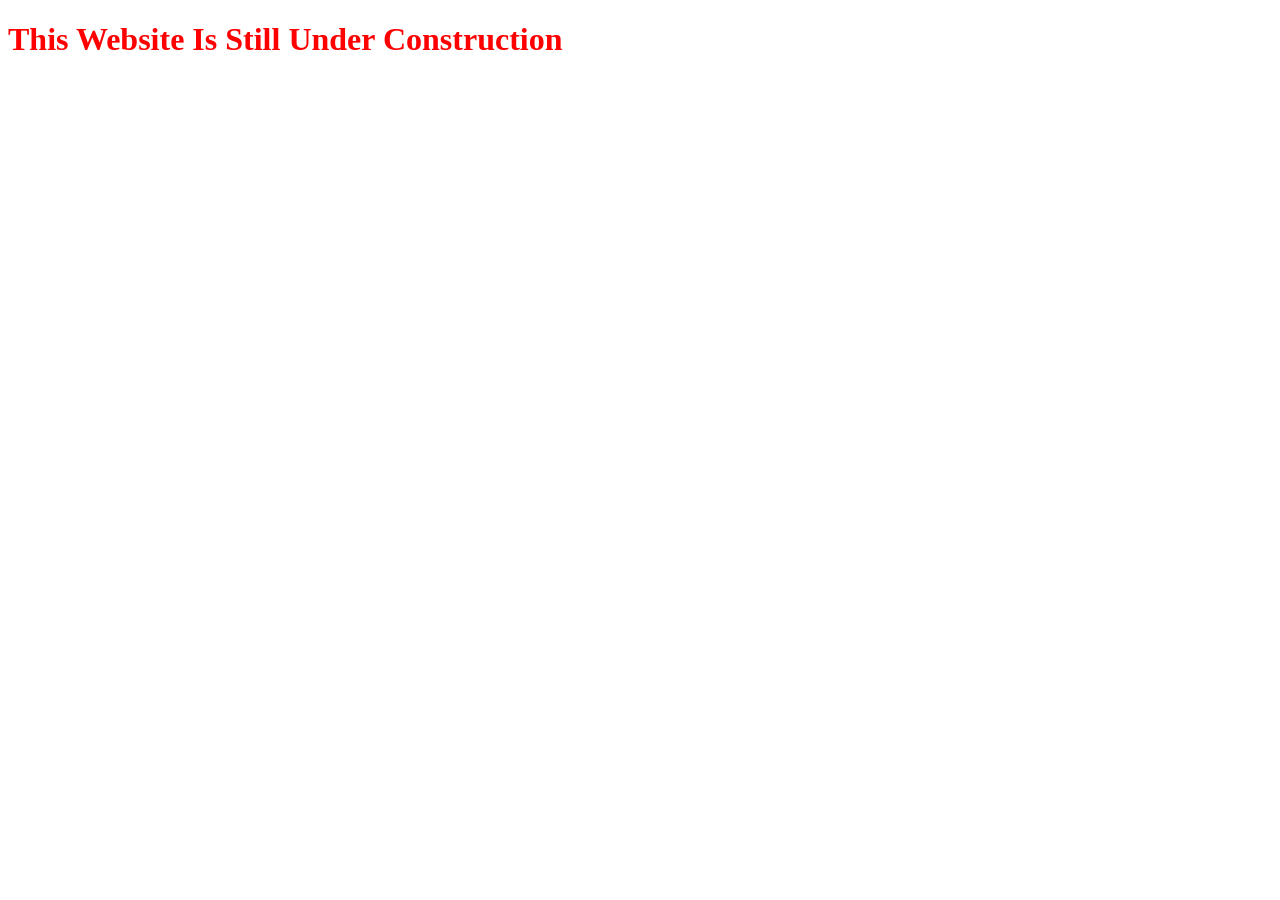
<file: index1.html>
<!DOCTYPE html>
<html lang="en">
<head>
    <meta charset="UTF-8">
    <meta name="viewport" content="width=<device-width>, initial-scale=1.0">
    <title>Document</title>
</head>
<body>
    <h1 style="color: red;">This Website Is Still Under Construction </h1>
</body>
</html>
</file>
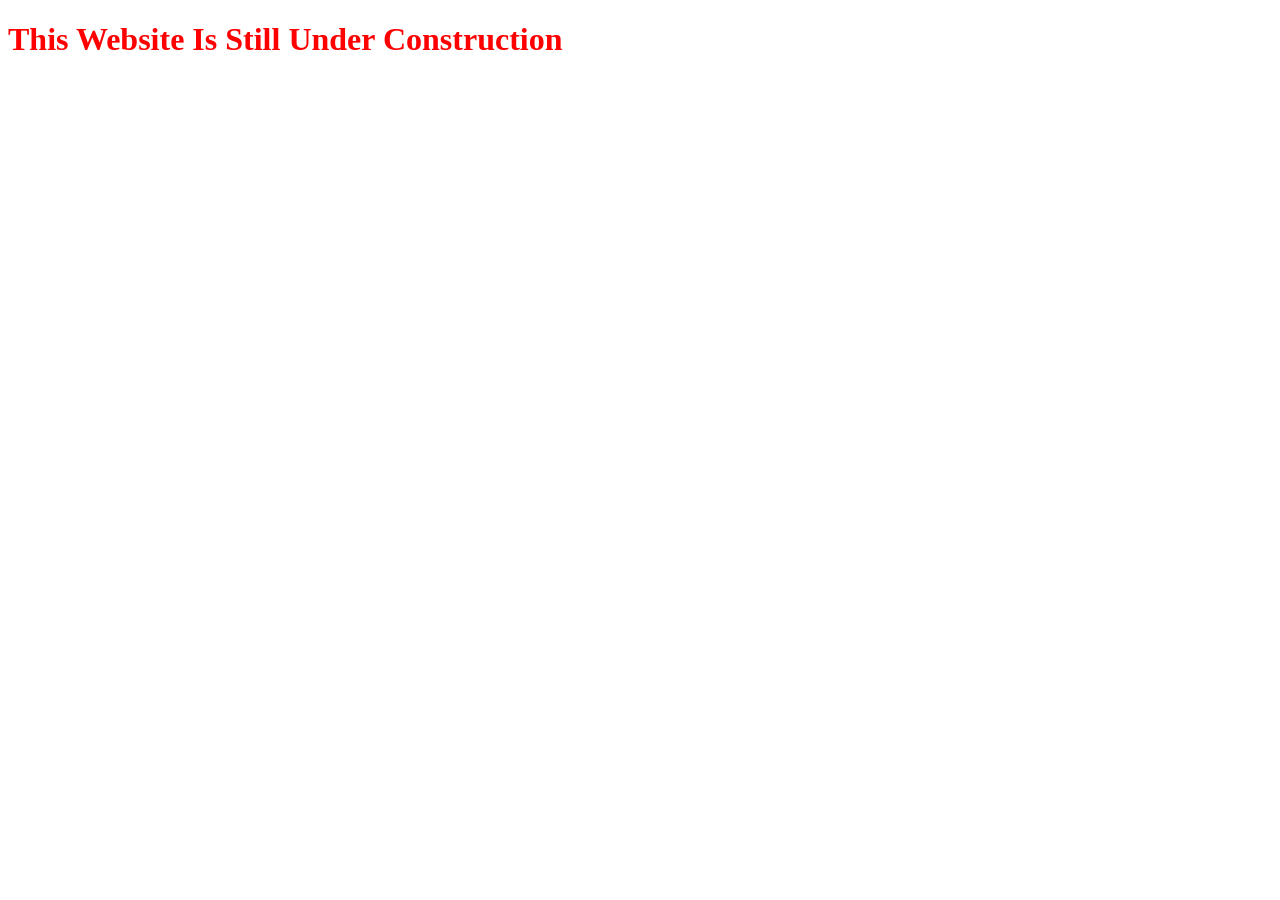
<file: Task-2-ADEGOKE PETER/index1.html>
<!DOCTYPE html>
<html lang="en">
<head>
    <meta charset="UTF-8">
    <meta name="viewport" content="width=<device-width>, initial-scale=1.0">
    <title>Document</title>
</head>
<body>
    <h1 style="color: red;">This Website Is Still Under Construction </h1>
</body>
</html>
</file>
<file: style.css>
/* =============================================
   style.css — GreenSpace
   PROJECT 2: Responsive Web Layout
   DecodeLabs Industrial Training Kit · Batch 2026

   HOW THIS FILE IS LINKED TO index.html:
   In index.html inside <head>, you'll find:
   <link rel="stylesheet" href="style.css" />
   That one line loads ALL these styles. Simple!
============================================= */


/* =============================================
   1. CSS CUSTOM PROPERTIES (Variables)
   Think of these as "named colors/sizes" you can
   reuse everywhere. Change one → changes everywhere!
============================================= */
:root {
  --color-bg:            #f5f9f0;
  --color-surface:       #ffffff;
  --color-primary:       #3a7d44;
  --color-primary-light: #d4edda;
  --color-accent:        #f4a261;
  --color-text:          #2d3a2e;
  --color-muted:         #6b7b6c;
  --color-border:        #c8dfc9;

  /*
    🌊 FLUID TYPOGRAPHY with clamp()
    clamp(MIN, PREFERRED, MAX)
    The font grows smoothly with the viewport — no jumps!
    Try resizing the window and watch the text flow.
  */
  --fs-sm:   clamp(0.85rem, 1.5vw, 1rem);
  --fs-base: clamp(1rem,    2vw,   1.125rem);
  --fs-lg:   clamp(1.125rem, 2.5vw, 1.375rem);
  --fs-xl:   clamp(1.5rem,  4vw,   2rem);
  --fs-2xl:  clamp(2rem,    6vw,   3.25rem);
  --fs-3xl:  clamp(2.5rem,  8vw,   4.5rem);

  /* Spacing scale */
  --space-xs:  0.5rem;
  --space-sm:  1rem;
  --space-md:  1.5rem;
  --space-lg:  2.5rem;
  --space-xl:  4rem;
  --space-2xl: 6rem;

  /* Border radius */
  --radius-sm:   0.5rem;
  --radius-md:   1rem;
  --radius-lg:   2rem;
  --radius-full: 9999px;

  /* Shadows */
  --shadow-sm: 0 2px 8px  rgba(58, 125, 68, 0.08);
  --shadow-md: 0 6px 24px rgba(58, 125, 68, 0.13);
  --shadow-lg: 0 16px 48px rgba(58, 125, 68, 0.18);

  --transition: 0.3s ease;
}


/* =============================================
   2. RESET & BASE STYLES  (Mobile-First)
   These rules apply to ALL screen sizes.
   Media queries below will override them
   only when the screen gets wider.
============================================= */
*, *::before, *::after {
  box-sizing: border-box;
  margin: 0;
  padding: 0;
}

html {
  scroll-behavior: smooth;
}

body {
  font-family: 'Nunito', sans-serif;
  font-size: var(--fs-base);
  background-color: var(--color-bg);
  color: var(--color-text);
  line-height: 1.7;
  /*
    This stops horizontal scrollbars on mobile.
    A very common bug for beginners — always add this!
  */
  overflow-x: hidden;
}

img {
  max-width: 100%;
  display: block;
}

a {
  color: var(--color-primary);
  text-decoration: none;
}


/* =============================================
   3. UTILITY / HELPER CLASSES
   Small reusable classes — very common in real projects!
============================================= */
.container {
  /*
    % width + max-width = responsive container.
    Full width on mobile, capped at 1200px on desktop.
    Padding prevents content from touching screen edges.
  */
  width: 90%;
  max-width: 1200px;
  margin-inline: auto; /* centers it horizontally */
}

.section-tag {
  display: inline-block;
  font-size: var(--fs-sm);
  font-weight: 700;
  letter-spacing: 0.1em;
  text-transform: uppercase;
  color: var(--color-primary);
  background: var(--color-primary-light);
  padding: 0.3em 0.9em;
  border-radius: var(--radius-full);
  margin-bottom: var(--space-sm);
}

.section-title {
  font-family: 'Playfair Display', serif;
  font-size: var(--fs-2xl);
  color: var(--color-text);
  line-height: 1.2;
  margin-bottom: var(--space-sm);
}

.section-subtitle {
  font-size: var(--fs-base);
  color: var(--color-muted);
  /* ch = width of "0" character — great for controlling line length! */
  max-width: 55ch;
}


/* =============================================
   4. NAVIGATION
   Mobile-first: hamburger menu using the Popover API
   (no JavaScript needed!)
   Desktop: overridden to a horizontal nav bar
============================================= */
.site-header {
  position: sticky;
  top: 0;
  z-index: 100;
  background: rgba(255, 255, 255, 0.92);
  backdrop-filter: blur(12px);
  -webkit-backdrop-filter: blur(12px);
  border-bottom: 1px solid var(--color-border);
  padding: var(--space-sm) 0;
}

.nav-inner {
  display: flex;
  align-items: center;
  justify-content: space-between;
}

.nav-logo {
  font-family: 'Playfair Display', serif;
  font-size: var(--fs-lg);
  font-weight: 900;
  color: var(--color-primary);
  display: flex;
  align-items: center;
  gap: 0.4em;
}

.nav-logo span {
  font-size: 1.4em;
  line-height: 1;
}

/*
  🍔 HAMBURGER BUTTON
  Visible on mobile, hidden on desktop.
  The popovertarget="nav-menu" HTML attribute
  connects this button to the nav menu — no JS!
*/
.nav-toggle {
  /*
    ♿ ACCESSIBLE TOUCH TARGET
    Always make tappable elements at least 44×44px.
    Fingers are much bigger than mouse cursors!
  */
  min-width: 44px;
  min-height: 44px;
  display: flex;
  align-items: center;
  justify-content: center;
  background: var(--color-primary-light);
  border: 2px solid var(--color-border);
  border-radius: var(--radius-sm);
  cursor: pointer;
  font-size: 1.4rem;
  color: var(--color-primary);
  transition: background var(--transition);
}

.nav-toggle:hover {
  background: var(--color-primary);
  color: #fff;
}

/*
  📱 POPOVER NAV MENU (mobile drawer)
  The `popover` HTML attribute makes this element
  show/hide when the toggle button is clicked.
  It's built into modern browsers — no JS needed!
*/
.nav-menu[popover] {
  /* Reset browser popover defaults */
  border: none;
  padding: 0;
  background: transparent;
  inset: unset;
  margin: 0;
  overflow: visible;

  /* Position: top-right, below the header */
  position: fixed;
  top: 70px;
  right: 5%;
  width: min(300px, 90vw);
}

.nav-menu-inner {
  background: var(--color-surface);
  border: 1px solid var(--color-border);
  border-radius: var(--radius-md);
  box-shadow: var(--shadow-lg);
  padding: var(--space-md);
  display: flex;
  flex-direction: column;
  gap: var(--space-xs);
}

/* Backdrop — the dim overlay behind the mobile menu */
.nav-menu[popover]::backdrop {
  background: rgba(45, 58, 46, 0.25);
  backdrop-filter: blur(2px);
}

.nav-link {
  display: block;
  padding: 0.75rem 1rem;
  border-radius: var(--radius-sm);
  font-weight: 600;
  font-size: var(--fs-base);
  color: var(--color-text);
  transition: background var(--transition), color var(--transition);
}

.nav-link:hover {
  background: var(--color-primary-light);
  color: var(--color-primary);
}

.nav-cta {
  display: block;
  margin-top: var(--space-xs);
  padding: 0.75rem 1rem;
  background: var(--color-primary);
  color: #fff !important;
  border-radius: var(--radius-sm);
  font-weight: 700;
  text-align: center;
  transition: opacity var(--transition);
}

.nav-cta:hover { opacity: 0.85; }

/*
  🖥️ MEDIA QUERY #1 — Desktop Navigation (≥768px)

  @media (min-width: Xpx) means:
  "Apply these styles ONLY when the screen is at least X wide."
  This is the mobile-first approach!
*/
@media (min-width: 768px) {
  /* Hide hamburger — we don't need it on wide screens */
  .nav-toggle {
    display: none;
  }

  /* Make the popover menu always visible and inline */
  .nav-menu[popover] {
    position: static;
    display: flex !important;
    width: auto;
  }

  /* Switch menu layout to a horizontal row */
  .nav-menu-inner {
    flex-direction: row;
    align-items: center;
    background: transparent;
    border: none;
    box-shadow: none;
    padding: 0;
    gap: var(--space-xs);
  }

  /* Hide the backdrop on desktop */
  .nav-menu[popover]::backdrop {
    display: none;
  }

  .nav-cta {
    margin-top: 0;
  }
}


/* =============================================
   5. HERO SECTION
============================================= */
.hero {
  padding: var(--space-2xl) 0;
  position: relative;
  overflow: hidden;
}

/* Decorative background blob */
.hero::before {
  content: '';
  position: absolute;
  top: -10%;
  right: -20%;
  width: 600px;
  height: 600px;
  background: radial-gradient(circle, #d4edda 0%, transparent 70%);
  border-radius: 50%;
  pointer-events: none;
  z-index: 0;
}

.hero-inner {
  position: relative;
  z-index: 1;
  /*
    📐 CSS GRID — The House (macro layout)
    Mobile: 1 column (content stacks)
    Desktop: 2 equal columns side by side
  */
  display: grid;
  grid-template-columns: 1fr; /* Mobile: single column */
  gap: var(--space-xl);
  align-items: center;
}

.hero-badge {
  display: inline-flex;
  align-items: center;
  gap: 0.5em;
  font-size: var(--fs-sm);
  font-weight: 700;
  color: var(--color-accent);
  background: #fff3e8;
  border: 1px solid rgba(244, 162, 97, 0.2);
  padding: 0.4em 0.9em;
  border-radius: var(--radius-full);
  margin-bottom: var(--space-md);
}

.hero-title {
  font-family: 'Playfair Display', serif;
  font-size: var(--fs-3xl);
  line-height: 1.1;
  margin-bottom: var(--space-md);
}

.hero-title .highlight {
  color: var(--color-primary);
  position: relative;
  display: inline-block;
}

/* Orange underline accent */
.hero-title .highlight::after {
  content: '';
  position: absolute;
  bottom: -4px;
  left: 0;
  width: 100%;
  height: 4px;
  background: var(--color-accent);
  border-radius: var(--radius-full);
}

.hero-desc {
  font-size: var(--fs-lg);
  color: var(--color-muted);
  margin-bottom: var(--space-lg);
  max-width: 50ch;
}

/*
  📦 FLEXBOX — The Furniture (micro layout)
  Used here to place buttons side by side.
  flex-wrap lets them wrap onto a new line if needed.
*/
.hero-actions {
  display: flex;
  flex-wrap: wrap;
  gap: var(--space-sm);
}

/* --------- Buttons --------- */
.btn {
  min-height: 44px; /* ♿ Accessible touch target */
  display: inline-flex;
  align-items: center;
  gap: 0.5em;
  padding: 0.75rem 1.75rem;
  border-radius: var(--radius-full);
  font-family: 'Nunito', sans-serif;
  font-weight: 700;
  font-size: var(--fs-base);
  cursor: pointer;
  border: 2px solid transparent;
  transition: transform var(--transition), box-shadow var(--transition), opacity var(--transition);
}

.btn:hover {
  transform: translateY(-2px);
  box-shadow: var(--shadow-md);
}

.btn-primary {
  background: var(--color-primary);
  color: #fff;
}

.btn-outline {
  background: transparent;
  border-color: var(--color-primary);
  color: var(--color-primary);
}

/* --------- Hero Image --------- */
.hero-visual {
  position: relative;
}

.hero-img-wrap {
  border-radius: var(--radius-lg);
  overflow: hidden;
  aspect-ratio: 4 / 3;
  background: linear-gradient(135deg, #a8d5a2 0%, #52b788 50%, #2d6a4f 100%);
  display: flex;
  align-items: center;
  justify-content: center;
  font-size: 6rem;
  box-shadow: var(--shadow-lg);
}

/* Floating stat cards on the hero image */
.hero-stat {
  position: absolute;
  background: var(--color-surface);
  border-radius: var(--radius-md);
  padding: 0.75rem 1.25rem;
  box-shadow: var(--shadow-md);
  border: 1px solid var(--color-border);
  display: flex;
  align-items: center;
  gap: 0.6em;
}

.hero-stat:nth-child(2) { top: -1rem; left: -1rem; }
.hero-stat:nth-child(3) { bottom: -1rem; right: -1rem; }

.hero-stat-number {
  font-family: 'Playfair Display', serif;
  font-size: var(--fs-xl);
  font-weight: 700;
  color: var(--color-primary);
  line-height: 1;
}

.hero-stat-label {
  font-size: var(--fs-sm);
  color: var(--color-muted);
  line-height: 1.3;
}

/* 🖥️ MEDIA QUERY #2 — Desktop Hero (2-column grid) */
@media (min-width: 768px) {
  .hero-inner {
    grid-template-columns: 1fr 1fr; /* Two equal columns */
  }
}


/* =============================================
   6. FEATURES SECTION
============================================= */
.features {
  padding: var(--space-2xl) 0;
  background: var(--color-surface);
}

.features-header {
  text-align: center;
  margin-bottom: var(--space-xl);
}

/*
  📐 CSS GRID — auto-fit magic!
  This ONE line makes the grid responsive with zero media queries.
  It means: "Make as many columns as fit, each at least 260px wide."
*/
.features-grid {
  display: grid;
  grid-template-columns: repeat(auto-fit, minmax(260px, 1fr));
  gap: var(--space-md);
}

.feature-card {
  background: var(--color-bg);
  border: 1px solid var(--color-border);
  border-radius: var(--radius-md);
  padding: var(--space-lg);
  transition: transform var(--transition), box-shadow var(--transition), border-color var(--transition);
  position: relative;
  overflow: hidden;
}

/* Top gradient bar — revealed on hover */
.feature-card::before {
  content: '';
  position: absolute;
  top: 0; left: 0; right: 0;
  height: 3px;
  background: linear-gradient(90deg, var(--color-primary), var(--color-accent));
  opacity: 0;
  transition: opacity var(--transition);
}

.feature-card:hover {
  transform: translateY(-4px);
  box-shadow: var(--shadow-md);
  border-color: var(--color-primary);
}

.feature-card:hover::before { opacity: 1; }

.feature-icon {
  font-size: 2.5rem;
  margin-bottom: var(--space-md);
  display: block;
}

.feature-title {
  font-family: 'Playfair Display', serif;
  font-size: var(--fs-lg);
  margin-bottom: var(--space-xs);
}

.feature-text {
  font-size: var(--fs-sm);
  color: var(--color-muted);
  line-height: 1.7;
}


/* =============================================
   7. PLANTS / PRODUCTS SECTION
============================================= */
.plants {
  padding: var(--space-2xl) 0;
}

.plants-header {
  display: flex;
  flex-direction: column; /* Mobile: stack vertically */
  gap: var(--space-md);
  margin-bottom: var(--space-xl);
}

/*
  Plants grid starts at 1 column (mobile).
  Media queries below widen it step by step.
*/
.plants-grid {
  display: grid;
  grid-template-columns: 1fr; /* Mobile: 1 card */
  gap: var(--space-md);
}

.plant-card {
  background: var(--color-surface);
  border-radius: var(--radius-md);
  overflow: hidden;
  border: 1px solid var(--color-border);
  box-shadow: var(--shadow-sm);
  transition: transform var(--transition), box-shadow var(--transition);
  display: flex;
  flex-direction: column; /* Flexbox stacks image above content */
}

.plant-card:hover {
  transform: translateY(-6px);
  box-shadow: var(--shadow-lg);
}

.plant-img {
  aspect-ratio: 4 / 3;
  display: flex;
  align-items: center;
  justify-content: center;
  font-size: 4rem;
}

.plant-img-1 { background: linear-gradient(135deg, #c8e6c9, #81c784); }
.plant-img-2 { background: linear-gradient(135deg, #fff9c4, #fff176); }
.plant-img-3 { background: linear-gradient(135deg, #f8bbd0, #f48fb1); }
.plant-img-4 { background: linear-gradient(135deg, #b3e5fc, #81d4fa); }

.plant-body {
  padding: var(--space-md);
  flex: 1; /* Grows to fill remaining card height */
  display: flex;
  flex-direction: column;
}

.plant-tag {
  font-size: 0.75rem;
  font-weight: 700;
  text-transform: uppercase;
  letter-spacing: 0.08em;
  color: var(--color-primary);
  margin-bottom: 0.4em;
}

.plant-name {
  font-family: 'Playfair Display', serif;
  font-size: var(--fs-lg);
  margin-bottom: 0.5em;
}

.plant-desc {
  font-size: var(--fs-sm);
  color: var(--color-muted);
  line-height: 1.6;
  flex: 1; /* Pushes the footer to the bottom of the card */
  margin-bottom: var(--space-md);
}

.plant-footer {
  display: flex;
  align-items: center;
  justify-content: space-between;
  gap: var(--space-xs);
}

.plant-price {
  font-family: 'Playfair Display', serif;
  font-size: var(--fs-xl);
  color: var(--color-primary);
  font-weight: 700;
}

.plant-btn {
  min-height: 44px; /* ♿ Touch target */
  padding: 0.5rem 1.2rem;
  background: var(--color-primary);
  color: #fff;
  border: none;
  border-radius: var(--radius-full);
  font-family: 'Nunito', sans-serif;
  font-weight: 700;
  font-size: var(--fs-sm);
  cursor: pointer;
  transition: opacity var(--transition), transform var(--transition);
}

.plant-btn:hover {
  opacity: 0.85;
  transform: scale(1.04);
}

/* 🖥️ MEDIA QUERY #3 — Plants grid: 2 columns (≥480px) */
@media (min-width: 480px) {
  .plants-grid {
    grid-template-columns: repeat(2, 1fr);
  }
}

/* 🖥️ MEDIA QUERY #4 — Plants header: side by side (≥768px) */
@media (min-width: 768px) {
  .plants-header {
    flex-direction: row;
    align-items: flex-end;
    justify-content: space-between;
  }
}

/* 🖥️ MEDIA QUERY #5 — Plants grid: 4 columns (≥1024px) */
@media (min-width: 1024px) {
  .plants-grid {
    grid-template-columns: repeat(4, 1fr);
  }
}


/* =============================================
   8. TESTIMONIALS + SIDEBAR SECTION
   A classic CSS Grid sidebar layout!
============================================= */
.sidebar-section {
  padding: var(--space-2xl) 0;
  background: var(--color-surface);
}

/*
  📐 CSS GRID — Sidebar Layout
  Mobile: 1 column (sidebar stacks below content)
  Desktop: main content | narrow sidebar
*/
.sidebar-layout {
  display: grid;
  grid-template-columns: 1fr; /* Mobile: full width */
  gap: var(--space-xl);
}

/* 🖥️ MEDIA QUERY #6 — Sidebar layout (≥768px) */
@media (min-width: 768px) {
  .sidebar-layout {
    grid-template-columns: 3fr 1fr; /* Content takes 3x more space than sidebar */
  }
}

.testimonials-list {
  display: flex;
  flex-direction: column;
  gap: var(--space-md);
}

.testimonial-card {
  background: var(--color-bg);
  border-radius: var(--radius-md);
  padding: var(--space-lg);
  border-left: 4px solid var(--color-primary);
}

.testimonial-quote {
  font-family: 'Playfair Display', serif;
  font-size: 3rem;
  color: var(--color-primary);
  opacity: 0.3;
  line-height: 0.6;
  margin-bottom: 0.5rem;
  display: block;
}

.testimonial-text {
  color: var(--color-muted);
  font-size: var(--fs-base);
  line-height: 1.7;
  margin-bottom: var(--space-md);
}

.testimonial-author {
  display: flex;
  align-items: center;
  gap: 0.75rem;
}

.author-avatar {
  width: 44px;
  height: 44px;
  border-radius: 50%;
  display: flex;
  align-items: center;
  justify-content: center;
  font-size: 1.4rem;
  flex-shrink: 0;
}

.avatar-1 { background: #d4edda; }
.avatar-2 { background: #fff3e8; }
.avatar-3 { background: #fce4ec; }

.author-name {
  font-weight: 700;
  font-size: var(--fs-sm);
}

.author-role {
  font-size: var(--fs-sm);
  color: var(--color-muted);
}

/* Sidebar widgets */
.sidebar {
  display: flex;
  flex-direction: column;
  gap: var(--space-md);
}

.sidebar-widget {
  background: var(--color-bg);
  border-radius: var(--radius-md);
  padding: var(--space-md);
  border: 1px solid var(--color-border);
}

.widget-title {
  font-family: 'Playfair Display', serif;
  font-size: var(--fs-base);
  margin-bottom: var(--space-sm);
  padding-bottom: var(--space-xs);
  border-bottom: 1px solid var(--color-border);
}

.widget-tip {
  font-size: var(--fs-sm);
  color: var(--color-muted);
  line-height: 1.6;
  margin-bottom: 0.5rem;
  display: flex;
  gap: 0.5rem;
}

.widget-tip::before {
  content: '🌿';
  flex-shrink: 0;
}


/* =============================================
   9. NEWSLETTER / CTA SECTION
============================================= */
.cta-section {
  padding: var(--space-2xl) 0;
}

.cta-box {
  background: linear-gradient(135deg, var(--color-primary) 0%, #2d6a4f 100%);
  border-radius: var(--radius-lg);
  padding: var(--space-xl) var(--space-lg);
  text-align: center;
  position: relative;
  overflow: hidden;
}

/* Decorative emoji in background */
.cta-box::before {
  content: '🌿';
  position: absolute;
  font-size: 8rem;
  opacity: 0.08;
  top: -1rem;
  left: -1rem;
  transform: rotate(-20deg);
  pointer-events: none;
}

.cta-box::after {
  content: '🌱';
  position: absolute;
  font-size: 6rem;
  opacity: 0.08;
  bottom: -1rem;
  right: -1rem;
  transform: rotate(15deg);
  pointer-events: none;
}

.cta-title {
  font-family: 'Playfair Display', serif;
  font-size: var(--fs-2xl);
  color: #fff;
  margin-bottom: var(--space-sm);
}

.cta-desc {
  color: rgba(255, 255, 255, 0.8);
  font-size: var(--fs-lg);
  margin-bottom: var(--space-lg);
}

/*
  📦 FLEXBOX form:
  Mobile  → input + button stack vertically
  480px+  → input + button go side by side in a row
*/
.cta-form {
  display: flex;
  flex-direction: column; /* Mobile: stacked */
  gap: var(--space-sm);
  max-width: 480px;
  margin-inline: auto;
}

.cta-input {
  min-height: 44px; /* ♿ Touch target */
  padding: 0.75rem 1.25rem;
  border-radius: var(--radius-full);
  border: 2px solid rgba(255, 255, 255, 0.3);
  background: rgba(255, 255, 255, 0.15);
  color: #fff;
  font-family: 'Nunito', sans-serif;
  font-size: var(--fs-base);
  outline: none;
  transition: border-color var(--transition), background var(--transition);
}

.cta-input::placeholder { color: rgba(255, 255, 255, 0.6); }

.cta-input:focus {
  border-color: rgba(255, 255, 255, 0.8);
  background: rgba(255, 255, 255, 0.25);
}

.cta-submit {
  min-height: 44px; /* ♿ Touch target */
  padding: 0.75rem 2rem;
  background: #fff;
  color: var(--color-primary);
  border: none;
  border-radius: var(--radius-full);
  font-family: 'Nunito', sans-serif;
  font-weight: 700;
  font-size: var(--fs-base);
  cursor: pointer;
  transition: opacity var(--transition), transform var(--transition);
  white-space: nowrap;
}

.cta-submit:hover {
  opacity: 0.9;
  transform: translateY(-1px);
}

/* 🖥️ MEDIA QUERY #7 — Form goes side by side (≥480px) */
@media (min-width: 480px) {
  .cta-form {
    flex-direction: row;
  }
  .cta-input { flex: 1; }
}


/* =============================================
   10. FOOTER
============================================= */
.site-footer {
  background: var(--color-text);
  color: rgba(255, 255, 255, 0.7);
  padding: var(--space-xl) 0 var(--space-lg);
}

/*
  📐 CSS GRID — Footer multi-column
  Mobile  → 1 column
  600px+  → 2 columns
  1024px+ → 4 columns (brand takes double space)
*/
.footer-grid {
  display: grid;
  grid-template-columns: 1fr;
  gap: var(--space-xl);
  margin-bottom: var(--space-xl);
}

@media (min-width: 600px) {
  .footer-grid {
    grid-template-columns: repeat(2, 1fr);
  }
}

@media (min-width: 1024px) {
  .footer-grid {
    grid-template-columns: 2fr 1fr 1fr 1fr;
  }
}

.footer-brand .nav-logo {
  color: #fff;
  margin-bottom: var(--space-sm);
}

.footer-desc {
  font-size: var(--fs-sm);
  line-height: 1.7;
  margin-bottom: var(--space-md);
}

.footer-col-title {
  font-weight: 700;
  color: #fff;
  font-size: var(--fs-base);
  margin-bottom: var(--space-sm);
}

.footer-links {
  list-style: none;
  display: flex;
  flex-direction: column;
  gap: 0.5rem;
}

.footer-links a {
  color: rgba(255, 255, 255, 0.6);
  font-size: var(--fs-sm);
  transition: color var(--transition);
}

.footer-links a:hover { color: #fff; }

.footer-bottom {
  border-top: 1px solid rgba(255, 255, 255, 0.1);
  padding-top: var(--space-lg);
  display: flex;
  flex-wrap: wrap;
  gap: var(--space-sm);
  justify-content: space-between;
  align-items: center;
  font-size: var(--fs-sm);
}

.footer-badge {
  background: rgba(255, 255, 255, 0.08);
  border: 1px solid rgba(255, 255, 255, 0.15);
  padding: 0.3em 0.8em;
  border-radius: var(--radius-full);
  font-size: 0.8rem;
  color: rgba(255, 255, 255, 0.5);
}


/* =============================================
   11. PAGE LOAD ANIMATIONS
   Simple fade-up effect when the page first loads
============================================= */
@keyframes fadeUp {
  from { opacity: 0; transform: translateY(24px); }
  to   { opacity: 1; transform: translateY(0); }
}

.hero-content > * {
  animation: fadeUp 0.6s ease both;
}

/* Stagger each child element slightly */
.hero-content > *:nth-child(1) { animation-delay: 0.1s; }
.hero-content > *:nth-child(2) { animation-delay: 0.2s; }
.hero-content > *:nth-child(3) { animation-delay: 0.3s; }
.hero-content > *:nth-child(4) { animation-delay: 0.4s; }

.hero-visual {
  animation: fadeUp 0.7s 0.5s ease both;
}


/* =============================================
   12. CART ICON & BADGE (in the nav)
============================================= */
.cart-icon {
  position: relative;
  min-width: 44px;
  min-height: 44px;
  display: flex;
  align-items: center;
  justify-content: center;
  background: var(--color-primary-light);
  border: 2px solid var(--color-border);
  border-radius: var(--radius-sm);
  cursor: pointer;
  font-size: 1.3rem;
  transition: background var(--transition);
  /* Pull it slightly left of the hamburger on mobile */
  margin-left: auto;
  margin-right: var(--space-xs);
}

.cart-icon:hover {
  background: var(--color-primary);
}

/* The little red number bubble */
.cart-count {
  position: absolute;
  top: -6px;
  right: -6px;
  background: #ef476f;
  color: #fff;
  font-size: 0.7rem;
  font-weight: 700;
  font-family: 'Nunito', sans-serif;
  min-width: 18px;
  height: 18px;
  border-radius: var(--radius-full);
  display: flex;
  align-items: center;
  justify-content: center;
  padding: 0 4px;
  border: 2px solid #fff;
  /* Hidden when count is 0 */
  opacity: 0;
  transform: scale(0);
  transition: opacity 0.2s ease, transform 0.2s ease;
}

/* Show the badge when cart has items */
.cart-count:not(:empty) {
  opacity: 1;
  transform: scale(1);
}

/* The bounce animation when an item is added */
@keyframes badgeBounce {
  0%   { transform: scale(1); }
  40%  { transform: scale(1.5); }
  70%  { transform: scale(0.9); }
  100% { transform: scale(1); }
}

.cart-count.bounce {
  animation: badgeBounce 0.4s ease;
}

/* On desktop, push cart icon to the left of nav */
@media (min-width: 768px) {
  .cart-icon {
    margin-left: var(--space-xs);
    margin-right: 0;
    order: 3; /* Sits after the nav links */
  }
}


/* =============================================
   13. CART DRAWER
   Slides in from the right when cart icon is clicked.
============================================= */

/* Dark page overlay */
.cart-overlay {
  position: fixed;
  inset: 0; /* covers entire screen */
  background: rgba(0, 0, 0, 0.45);
  z-index: 9000;
  opacity: 0;
  pointer-events: none;
  transition: opacity 0.3s ease;
}

.cart-overlay--show {
  opacity: 1;
  pointer-events: all;
}

/* The drawer panel */
.cart-drawer {
  position: fixed;
  top: 0;
  right: 0;
  height: 100dvh; /* dvh = dynamic viewport height, handles mobile browsers */
  width: min(420px, 100vw);
  background: var(--color-surface);
  z-index: 9001;
  display: flex;
  flex-direction: column;
  box-shadow: var(--shadow-lg);

  /* Start off-screen to the right */
  transform: translateX(100%);
  transition: transform 0.35s cubic-bezier(0.34, 1.2, 0.64, 1);
}

/* Slide INTO view */
.cart-drawer--open {
  transform: translateX(0);
}

/* Drawer top bar */
.cart-drawer-header {
  display: flex;
  align-items: center;
  justify-content: space-between;
  padding: var(--space-md) var(--space-lg);
  border-bottom: 1px solid var(--color-border);
  flex-shrink: 0;
}

.cart-drawer-title {
  font-family: 'Playfair Display', serif;
  font-size: var(--fs-lg);
  font-weight: 700;
  color: var(--color-text);
}

.cart-drawer-count {
  font-family: 'Nunito', sans-serif;
  font-size: var(--fs-sm);
  color: var(--color-muted);
  font-weight: 400;
}

.cart-drawer-close {
  min-width: 36px;
  min-height: 36px;
  display: flex;
  align-items: center;
  justify-content: center;
  background: var(--color-bg);
  border: 1px solid var(--color-border);
  border-radius: var(--radius-sm);
  cursor: pointer;
  font-size: 1rem;
  color: var(--color-muted);
  transition: background var(--transition), color var(--transition);
}

.cart-drawer-close:hover {
  background: #fee2e2;
  color: #ef4444;
  border-color: #fca5a5;
}

/* Scrollable item area */
.cart-drawer-body {
  flex: 1;
  overflow-y: auto;
  padding: var(--space-md) var(--space-lg);
}

/* The list of cart items */
.cart-items-list {
  list-style: none;
  display: flex;
  flex-direction: column;
  gap: var(--space-sm);
}

/* Single cart item row */
.cart-item {
  display: flex;
  align-items: center;
  gap: var(--space-sm);
  background: var(--color-bg);
  border: 1px solid var(--color-border);
  border-radius: var(--radius-md);
  padding: var(--space-sm) var(--space-md);
}

.cart-item-emoji {
  font-size: 2rem;
  flex-shrink: 0;
  width: 44px;
  text-align: center;
}

.cart-item-info {
  flex: 1;
  min-width: 0; /* prevents text overflow */
}

.cart-item-name {
  font-weight: 700;
  font-size: var(--fs-sm);
  color: var(--color-text);
  white-space: nowrap;
  overflow: hidden;
  text-overflow: ellipsis;
}

.cart-item-price {
  font-size: var(--fs-sm);
  color: var(--color-primary);
  font-weight: 600;
  margin-top: 0.1rem;
}

/* + / − quantity controls */
.cart-item-qty {
  display: flex;
  align-items: center;
  gap: 0.4rem;
  flex-shrink: 0;
}

.cart-item-qty span {
  font-weight: 700;
  font-size: var(--fs-base);
  min-width: 1.5ch;
  text-align: center;
}

.qty-btn {
  min-width: 28px;
  min-height: 28px;
  display: flex;
  align-items: center;
  justify-content: center;
  background: var(--color-surface);
  border: 1px solid var(--color-border);
  border-radius: var(--radius-sm);
  cursor: pointer;
  font-size: 1.1rem;
  font-weight: 700;
  color: var(--color-text);
  transition: background var(--transition), border-color var(--transition);
}

.qty-btn:hover {
  background: var(--color-primary-light);
  border-color: var(--color-primary);
  color: var(--color-primary);
}

/* 🗑️ remove button */
.cart-item-remove {
  background: none;
  border: none;
  cursor: pointer;
  font-size: 1rem;
  opacity: 0.5;
  flex-shrink: 0;
  padding: 4px;
  border-radius: var(--radius-sm);
  transition: opacity var(--transition), background var(--transition);
}

.cart-item-remove:hover {
  opacity: 1;
  background: #fee2e2;
}

/* Empty state */
.cart-empty {
  display: flex;
  flex-direction: column;
  align-items: center;
  justify-content: center;
  height: 100%;
  gap: 0.5rem;
  color: var(--color-muted);
  text-align: center;
  padding: var(--space-xl) 0;
}

.cart-empty-icon {
  font-size: 3.5rem;
  margin-bottom: var(--space-sm);
}

.cart-empty p {
  font-size: var(--fs-base);
  line-height: 1.5;
}

/* Bottom bar with total + checkout */
.cart-drawer-footer {
  padding: var(--space-md) var(--space-lg);
  border-top: 1px solid var(--color-border);
  flex-shrink: 0;
  background: var(--color-surface);
}

.cart-total {
  display: flex;
  justify-content: space-between;
  align-items: center;
  margin-bottom: var(--space-md);
  font-size: var(--fs-base);
  font-weight: 600;
  color: var(--color-text);
}

.cart-total-amount {
  font-family: 'Playfair Display', serif;
  font-size: var(--fs-xl);
  color: var(--color-primary);
}

.cart-checkout-btn {
  width: 100%;
  justify-content: center;
  font-size: var(--fs-base);
}


/* =============================================
   14. TOAST NOTIFICATION
   Slides in from the top-right corner.
   Triggered by JavaScript when "Add to Cart" is clicked.
============================================= */
.toast {
  /* Fixed position — stays in corner no matter where you scroll */
  position: fixed;
  top: 80px;
  right: 1.5rem;
  z-index: 9998;

  /* Layout: emoji | text | close button */
  display: flex;
  align-items: center;
  gap: 0.75rem;

  /* Look */
  background: var(--color-surface);
  border: 1px solid var(--color-border);
  border-left: 4px solid var(--color-primary);
  border-radius: var(--radius-md);
  padding: 1rem 1.25rem;
  box-shadow: var(--shadow-lg);

  /* Width */
  min-width: 260px;
  max-width: min(320px, calc(100vw - 2rem));

  /* Hidden by default — translated off screen to the right */
  transform: translateX(calc(100% + 2rem));
  opacity: 0;
  transition: transform 0.35s cubic-bezier(0.34, 1.56, 0.64, 1),
              opacity 0.35s ease;
  pointer-events: none;
}

/* Active state — slides INTO view */
.toast--show {
  transform: translateX(0);
  opacity: 1;
  pointer-events: all;
}

.toast-emoji {
  font-size: 1.8rem;
  flex-shrink: 0;
  line-height: 1;
}

.toast-text {
  display: flex;
  flex-direction: column;
  gap: 0.15rem;
  flex: 1;
}

.toast-text strong {
  font-size: var(--fs-base);
  color: var(--color-text);
  line-height: 1.3;
}

.toast-text span {
  font-size: var(--fs-sm);
  color: var(--color-primary);
  font-weight: 600;
}

/* The ✕ close button */
.toast-close {
  min-width: 28px;
  min-height: 28px;
  display: flex;
  align-items: center;
  justify-content: center;
  background: none;
  border: none;
  cursor: pointer;
  color: var(--color-muted);
  font-size: 0.9rem;
  border-radius: var(--radius-sm);
  flex-shrink: 0;
  transition: background var(--transition), color var(--transition);
}

.toast-close:hover {
  background: var(--color-bg);
  color: var(--color-text);
}

/* On mobile, toast goes full width at bottom instead */
@media (max-width: 479px) {
  .toast {
    top: auto;
    bottom: 60px; /* above the debug bar */
    right: 1rem;
    left: 1rem;
    max-width: 100%;
    min-width: unset;
    /* Slides up from below on mobile */
    transform: translateY(calc(100% + 5rem));
  }

  .toast--show {
    transform: translateY(0);
  }
}


/* =============================================
   14. RESPONSIVE DEBUG BAR  (for learning!)
   A colored bar that shows the active breakpoint.
   DELETE THIS when you submit your project!
============================================= */
.debug-bar {
  position: fixed;
  bottom: 0;
  left: 0;
  right: 0;
  z-index: 9999;
  padding: 0.4rem 1rem;
  font-family: monospace;
  font-size: 0.8rem;
  font-weight: bold;
  text-align: center;
  pointer-events: none;
}

/* Default = Mobile */
.debug-bar { background: #ef476f; color: #fff; }
.debug-bar::before { content: "📱 Mobile (<480px)  |  Resize the window to see breakpoints change!"; }

@media (min-width: 480px) {
  .debug-bar { background: #f4a261; }
  .debug-bar::before { content: "📟 Small Tablet (≥480px)"; }
}

@media (min-width: 768px) {
  .debug-bar { background: #06d6a0; color: #000; }
  .debug-bar::before { content: "📲 Tablet (≥768px) — Nav is horizontal, hero is 2-column"; }
}

@media (min-width: 1024px) {
  .debug-bar { background: #118ab2; color: #fff; }
  .debug-bar::before { content: "🖥️ Desktop (≥1024px) — Plants grid is 4 columns, footer is 4 columns"; }
}

@media (min-width: 1280px) {
  .debug-bar { background: #7b2d8b; }
  .debug-bar::before { content: "🖥️ Large Desktop (≥1280px)"; }
}
</file>
<file: Task-2-ADEGOKE PETER/style.css>
/* =============================================
   style.css — GreenSpace
   PROJECT 2: Responsive Web Layout
   DecodeLabs Industrial Training Kit · Batch 2026

   HOW THIS FILE IS LINKED TO index.html:
   In index.html inside <head>, you'll find:
   <link rel="stylesheet" href="style.css" />
   That one line loads ALL these styles. Simple!
============================================= */


/* =============================================
   1. CSS CUSTOM PROPERTIES (Variables)
   Think of these as "named colors/sizes" you can
   reuse everywhere. Change one → changes everywhere!
============================================= */
:root {
  --color-bg:            #f5f9f0;
  --color-surface:       #ffffff;
  --color-primary:       #3a7d44;
  --color-primary-light: #d4edda;
  --color-accent:        #f4a261;
  --color-text:          #2d3a2e;
  --color-muted:         #6b7b6c;
  --color-border:        #c8dfc9;

  /*
    🌊 FLUID TYPOGRAPHY with clamp()
    clamp(MIN, PREFERRED, MAX)
    The font grows smoothly with the viewport — no jumps!
    Try resizing the window and watch the text flow.
  */
  --fs-sm:   clamp(0.85rem, 1.5vw, 1rem);
  --fs-base: clamp(1rem,    2vw,   1.125rem);
  --fs-lg:   clamp(1.125rem, 2.5vw, 1.375rem);
  --fs-xl:   clamp(1.5rem,  4vw,   2rem);
  --fs-2xl:  clamp(2rem,    6vw,   3.25rem);
  --fs-3xl:  clamp(2.5rem,  8vw,   4.5rem);

  /* Spacing scale */
  --space-xs:  0.5rem;
  --space-sm:  1rem;
  --space-md:  1.5rem;
  --space-lg:  2.5rem;
  --space-xl:  4rem;
  --space-2xl: 6rem;

  /* Border radius */
  --radius-sm:   0.5rem;
  --radius-md:   1rem;
  --radius-lg:   2rem;
  --radius-full: 9999px;

  /* Shadows */
  --shadow-sm: 0 2px 8px  rgba(58, 125, 68, 0.08);
  --shadow-md: 0 6px 24px rgba(58, 125, 68, 0.13);
  --shadow-lg: 0 16px 48px rgba(58, 125, 68, 0.18);

  --transition: 0.3s ease;
}


/* =============================================
   2. RESET & BASE STYLES  (Mobile-First)
   These rules apply to ALL screen sizes.
   Media queries below will override them
   only when the screen gets wider.
============================================= */
*, *::before, *::after {
  box-sizing: border-box;
  margin: 0;
  padding: 0;
}

html {
  scroll-behavior: smooth;
}

body {
  font-family: 'Nunito', sans-serif;
  font-size: var(--fs-base);
  background-color: var(--color-bg);
  color: var(--color-text);
  line-height: 1.7;
  /*
    This stops horizontal scrollbars on mobile.
    A very common bug for beginners — always add this!
  */
  overflow-x: hidden;
}

img {
  max-width: 100%;
  display: block;
}

a {
  color: var(--color-primary);
  text-decoration: none;
}


/* =============================================
   3. UTILITY / HELPER CLASSES
   Small reusable classes — very common in real projects!
============================================= */
.container {
  /*
    % width + max-width = responsive container.
    Full width on mobile, capped at 1200px on desktop.
    Padding prevents content from touching screen edges.
  */
  width: 90%;
  max-width: 1200px;
  margin-inline: auto; /* centers it horizontally */
}

.section-tag {
  display: inline-block;
  font-size: var(--fs-sm);
  font-weight: 700;
  letter-spacing: 0.1em;
  text-transform: uppercase;
  color: var(--color-primary);
  background: var(--color-primary-light);
  padding: 0.3em 0.9em;
  border-radius: var(--radius-full);
  margin-bottom: var(--space-sm);
}

.section-title {
  font-family: 'Playfair Display', serif;
  font-size: var(--fs-2xl);
  color: var(--color-text);
  line-height: 1.2;
  margin-bottom: var(--space-sm);
}

.section-subtitle {
  font-size: var(--fs-base);
  color: var(--color-muted);
  /* ch = width of "0" character — great for controlling line length! */
  max-width: 55ch;
}


/* =============================================
   4. NAVIGATION
   Mobile-first: hamburger menu using the Popover API
   (no JavaScript needed!)
   Desktop: overridden to a horizontal nav bar
============================================= */
.site-header {
  position: sticky;
  top: 0;
  z-index: 100;
  background: rgba(255, 255, 255, 0.92);
  backdrop-filter: blur(12px);
  -webkit-backdrop-filter: blur(12px);
  border-bottom: 1px solid var(--color-border);
  padding: var(--space-sm) 0;
}

.nav-inner {
  display: flex;
  align-items: center;
  justify-content: space-between;
}

.nav-logo {
  font-family: 'Playfair Display', serif;
  font-size: var(--fs-lg);
  font-weight: 900;
  color: var(--color-primary);
  display: flex;
  align-items: center;
  gap: 0.4em;
}

.nav-logo span {
  font-size: 1.4em;
  line-height: 1;
}

/*
  🍔 HAMBURGER BUTTON
  Visible on mobile, hidden on desktop.
  The popovertarget="nav-menu" HTML attribute
  connects this button to the nav menu — no JS!
*/
.nav-toggle {
  /*
    ♿ ACCESSIBLE TOUCH TARGET
    Always make tappable elements at least 44×44px.
    Fingers are much bigger than mouse cursors!
  */
  min-width: 44px;
  min-height: 44px;
  display: flex;
  align-items: center;
  justify-content: center;
  background: var(--color-primary-light);
  border: 2px solid var(--color-border);
  border-radius: var(--radius-sm);
  cursor: pointer;
  font-size: 1.4rem;
  color: var(--color-primary);
  transition: background var(--transition);
}

.nav-toggle:hover {
  background: var(--color-primary);
  color: #fff;
}

/*
  📱 POPOVER NAV MENU (mobile drawer)
  The `popover` HTML attribute makes this element
  show/hide when the toggle button is clicked.
  It's built into modern browsers — no JS needed!
*/
.nav-menu[popover] {
  /* Reset browser popover defaults */
  border: none;
  padding: 0;
  background: transparent;
  inset: unset;
  margin: 0;
  overflow: visible;

  /* Position: top-right, below the header */
  position: fixed;
  top: 70px;
  right: 5%;
  width: min(300px, 90vw);
}

.nav-menu-inner {
  background: var(--color-surface);
  border: 1px solid var(--color-border);
  border-radius: var(--radius-md);
  box-shadow: var(--shadow-lg);
  padding: var(--space-md);
  display: flex;
  flex-direction: column;
  gap: var(--space-xs);
}

/* Backdrop — the dim overlay behind the mobile menu */
.nav-menu[popover]::backdrop {
  background: rgba(45, 58, 46, 0.25);
  backdrop-filter: blur(2px);
}

.nav-link {
  display: block;
  padding: 0.75rem 1rem;
  border-radius: var(--radius-sm);
  font-weight: 600;
  font-size: var(--fs-base);
  color: var(--color-text);
  transition: background var(--transition), color var(--transition);
}

.nav-link:hover {
  background: var(--color-primary-light);
  color: var(--color-primary);
}

.nav-cta {
  display: block;
  margin-top: var(--space-xs);
  padding: 0.75rem 1rem;
  background: var(--color-primary);
  color: #fff !important;
  border-radius: var(--radius-sm);
  font-weight: 700;
  text-align: center;
  transition: opacity var(--transition);
}

.nav-cta:hover { opacity: 0.85; }

/*
  🖥️ MEDIA QUERY #1 — Desktop Navigation (≥768px)

  @media (min-width: Xpx) means:
  "Apply these styles ONLY when the screen is at least X wide."
  This is the mobile-first approach!
*/
@media (min-width: 768px) {
  /* Hide hamburger — we don't need it on wide screens */
  .nav-toggle {
    display: none;
  }

  /* Make the popover menu always visible and inline */
  .nav-menu[popover] {
    position: static;
    display: flex !important;
    width: auto;
  }

  /* Switch menu layout to a horizontal row */
  .nav-menu-inner {
    flex-direction: row;
    align-items: center;
    background: transparent;
    border: none;
    box-shadow: none;
    padding: 0;
    gap: var(--space-xs);
  }

  /* Hide the backdrop on desktop */
  .nav-menu[popover]::backdrop {
    display: none;
  }

  .nav-cta {
    margin-top: 0;
  }
}


/* =============================================
   5. HERO SECTION
============================================= */
.hero {
  padding: var(--space-2xl) 0;
  position: relative;
  overflow: hidden;
}

/* Decorative background blob */
.hero::before {
  content: '';
  position: absolute;
  top: -10%;
  right: -20%;
  width: 600px;
  height: 600px;
  background: radial-gradient(circle, #d4edda 0%, transparent 70%);
  border-radius: 50%;
  pointer-events: none;
  z-index: 0;
}

.hero-inner {
  position: relative;
  z-index: 1;
  /*
    📐 CSS GRID — The House (macro layout)
    Mobile: 1 column (content stacks)
    Desktop: 2 equal columns side by side
  */
  display: grid;
  grid-template-columns: 1fr; /* Mobile: single column */
  gap: var(--space-xl);
  align-items: center;
}

.hero-badge {
  display: inline-flex;
  align-items: center;
  gap: 0.5em;
  font-size: var(--fs-sm);
  font-weight: 700;
  color: var(--color-accent);
  background: #fff3e8;
  border: 1px solid rgba(244, 162, 97, 0.2);
  padding: 0.4em 0.9em;
  border-radius: var(--radius-full);
  margin-bottom: var(--space-md);
}

.hero-title {
  font-family: 'Playfair Display', serif;
  font-size: var(--fs-3xl);
  line-height: 1.1;
  margin-bottom: var(--space-md);
}

.hero-title .highlight {
  color: var(--color-primary);
  position: relative;
  display: inline-block;
}

/* Orange underline accent */
.hero-title .highlight::after {
  content: '';
  position: absolute;
  bottom: -4px;
  left: 0;
  width: 100%;
  height: 4px;
  background: var(--color-accent);
  border-radius: var(--radius-full);
}

.hero-desc {
  font-size: var(--fs-lg);
  color: var(--color-muted);
  margin-bottom: var(--space-lg);
  max-width: 50ch;
}

/*
  📦 FLEXBOX — The Furniture (micro layout)
  Used here to place buttons side by side.
  flex-wrap lets them wrap onto a new line if needed.
*/
.hero-actions {
  display: flex;
  flex-wrap: wrap;
  gap: var(--space-sm);
}

/* --------- Buttons --------- */
.btn {
  min-height: 44px; /* ♿ Accessible touch target */
  display: inline-flex;
  align-items: center;
  gap: 0.5em;
  padding: 0.75rem 1.75rem;
  border-radius: var(--radius-full);
  font-family: 'Nunito', sans-serif;
  font-weight: 700;
  font-size: var(--fs-base);
  cursor: pointer;
  border: 2px solid transparent;
  transition: transform var(--transition), box-shadow var(--transition), opacity var(--transition);
}

.btn:hover {
  transform: translateY(-2px);
  box-shadow: var(--shadow-md);
}

.btn-primary {
  background: var(--color-primary);
  color: #fff;
}

.btn-outline {
  background: transparent;
  border-color: var(--color-primary);
  color: var(--color-primary);
}

/* --------- Hero Image --------- */
.hero-visual {
  position: relative;
}

.hero-img-wrap {
  border-radius: var(--radius-lg);
  overflow: hidden;
  aspect-ratio: 4 / 3;
  background: linear-gradient(135deg, #a8d5a2 0%, #52b788 50%, #2d6a4f 100%);
  display: flex;
  align-items: center;
  justify-content: center;
  font-size: 6rem;
  box-shadow: var(--shadow-lg);
}

/* Floating stat cards on the hero image */
.hero-stat {
  position: absolute;
  background: var(--color-surface);
  border-radius: var(--radius-md);
  padding: 0.75rem 1.25rem;
  box-shadow: var(--shadow-md);
  border: 1px solid var(--color-border);
  display: flex;
  align-items: center;
  gap: 0.6em;
}

.hero-stat:nth-child(2) { top: -1rem; left: -1rem; }
.hero-stat:nth-child(3) { bottom: -1rem; right: -1rem; }

.hero-stat-number {
  font-family: 'Playfair Display', serif;
  font-size: var(--fs-xl);
  font-weight: 700;
  color: var(--color-primary);
  line-height: 1;
}

.hero-stat-label {
  font-size: var(--fs-sm);
  color: var(--color-muted);
  line-height: 1.3;
}

/* 🖥️ MEDIA QUERY #2 — Desktop Hero (2-column grid) */
@media (min-width: 768px) {
  .hero-inner {
    grid-template-columns: 1fr 1fr; /* Two equal columns */
  }
}


/* =============================================
   6. FEATURES SECTION
============================================= */
.features {
  padding: var(--space-2xl) 0;
  background: var(--color-surface);
}

.features-header {
  text-align: center;
  margin-bottom: var(--space-xl);
}

/*
  📐 CSS GRID — auto-fit magic!
  This ONE line makes the grid responsive with zero media queries.
  It means: "Make as many columns as fit, each at least 260px wide."
*/
.features-grid {
  display: grid;
  grid-template-columns: repeat(auto-fit, minmax(260px, 1fr));
  gap: var(--space-md);
}

.feature-card {
  background: var(--color-bg);
  border: 1px solid var(--color-border);
  border-radius: var(--radius-md);
  padding: var(--space-lg);
  transition: transform var(--transition), box-shadow var(--transition), border-color var(--transition);
  position: relative;
  overflow: hidden;
}

/* Top gradient bar — revealed on hover */
.feature-card::before {
  content: '';
  position: absolute;
  top: 0; left: 0; right: 0;
  height: 3px;
  background: linear-gradient(90deg, var(--color-primary), var(--color-accent));
  opacity: 0;
  transition: opacity var(--transition);
}

.feature-card:hover {
  transform: translateY(-4px);
  box-shadow: var(--shadow-md);
  border-color: var(--color-primary);
}

.feature-card:hover::before { opacity: 1; }

.feature-icon {
  font-size: 2.5rem;
  margin-bottom: var(--space-md);
  display: block;
}

.feature-title {
  font-family: 'Playfair Display', serif;
  font-size: var(--fs-lg);
  margin-bottom: var(--space-xs);
}

.feature-text {
  font-size: var(--fs-sm);
  color: var(--color-muted);
  line-height: 1.7;
}


/* =============================================
   7. PLANTS / PRODUCTS SECTION
============================================= */
.plants {
  padding: var(--space-2xl) 0;
}

.plants-header {
  display: flex;
  flex-direction: column; /* Mobile: stack vertically */
  gap: var(--space-md);
  margin-bottom: var(--space-xl);
}

/*
  Plants grid starts at 1 column (mobile).
  Media queries below widen it step by step.
*/
.plants-grid {
  display: grid;
  grid-template-columns: 1fr; /* Mobile: 1 card */
  gap: var(--space-md);
}

.plant-card {
  background: var(--color-surface);
  border-radius: var(--radius-md);
  overflow: hidden;
  border: 1px solid var(--color-border);
  box-shadow: var(--shadow-sm);
  transition: transform var(--transition), box-shadow var(--transition);
  display: flex;
  flex-direction: column; /* Flexbox stacks image above content */
}

.plant-card:hover {
  transform: translateY(-6px);
  box-shadow: var(--shadow-lg);
}

.plant-img {
  aspect-ratio: 4 / 3;
  display: flex;
  align-items: center;
  justify-content: center;
  font-size: 4rem;
}

.plant-img-1 { background: linear-gradient(135deg, #c8e6c9, #81c784); }
.plant-img-2 { background: linear-gradient(135deg, #fff9c4, #fff176); }
.plant-img-3 { background: linear-gradient(135deg, #f8bbd0, #f48fb1); }
.plant-img-4 { background: linear-gradient(135deg, #b3e5fc, #81d4fa); }

.plant-body {
  padding: var(--space-md);
  flex: 1; /* Grows to fill remaining card height */
  display: flex;
  flex-direction: column;
}

.plant-tag {
  font-size: 0.75rem;
  font-weight: 700;
  text-transform: uppercase;
  letter-spacing: 0.08em;
  color: var(--color-primary);
  margin-bottom: 0.4em;
}

.plant-name {
  font-family: 'Playfair Display', serif;
  font-size: var(--fs-lg);
  margin-bottom: 0.5em;
}

.plant-desc {
  font-size: var(--fs-sm);
  color: var(--color-muted);
  line-height: 1.6;
  flex: 1; /* Pushes the footer to the bottom of the card */
  margin-bottom: var(--space-md);
}

.plant-footer {
  display: flex;
  align-items: center;
  justify-content: space-between;
  gap: var(--space-xs);
}

.plant-price {
  font-family: 'Playfair Display', serif;
  font-size: var(--fs-xl);
  color: var(--color-primary);
  font-weight: 700;
}

.plant-btn {
  min-height: 44px; /* ♿ Touch target */
  padding: 0.5rem 1.2rem;
  background: var(--color-primary);
  color: #fff;
  border: none;
  border-radius: var(--radius-full);
  font-family: 'Nunito', sans-serif;
  font-weight: 700;
  font-size: var(--fs-sm);
  cursor: pointer;
  transition: opacity var(--transition), transform var(--transition);
}

.plant-btn:hover {
  opacity: 0.85;
  transform: scale(1.04);
}

/* 🖥️ MEDIA QUERY #3 — Plants grid: 2 columns (≥480px) */
@media (min-width: 480px) {
  .plants-grid {
    grid-template-columns: repeat(2, 1fr);
  }
}

/* 🖥️ MEDIA QUERY #4 — Plants header: side by side (≥768px) */
@media (min-width: 768px) {
  .plants-header {
    flex-direction: row;
    align-items: flex-end;
    justify-content: space-between;
  }
}

/* 🖥️ MEDIA QUERY #5 — Plants grid: 4 columns (≥1024px) */
@media (min-width: 1024px) {
  .plants-grid {
    grid-template-columns: repeat(4, 1fr);
  }
}


/* =============================================
   8. TESTIMONIALS + SIDEBAR SECTION
   A classic CSS Grid sidebar layout!
============================================= */
.sidebar-section {
  padding: var(--space-2xl) 0;
  background: var(--color-surface);
}

/*
  📐 CSS GRID — Sidebar Layout
  Mobile: 1 column (sidebar stacks below content)
  Desktop: main content | narrow sidebar
*/
.sidebar-layout {
  display: grid;
  grid-template-columns: 1fr; /* Mobile: full width */
  gap: var(--space-xl);
}

/* 🖥️ MEDIA QUERY #6 — Sidebar layout (≥768px) */
@media (min-width: 768px) {
  .sidebar-layout {
    grid-template-columns: 3fr 1fr; /* Content takes 3x more space than sidebar */
  }
}

.testimonials-list {
  display: flex;
  flex-direction: column;
  gap: var(--space-md);
}

.testimonial-card {
  background: var(--color-bg);
  border-radius: var(--radius-md);
  padding: var(--space-lg);
  border-left: 4px solid var(--color-primary);
}

.testimonial-quote {
  font-family: 'Playfair Display', serif;
  font-size: 3rem;
  color: var(--color-primary);
  opacity: 0.3;
  line-height: 0.6;
  margin-bottom: 0.5rem;
  display: block;
}

.testimonial-text {
  color: var(--color-muted);
  font-size: var(--fs-base);
  line-height: 1.7;
  margin-bottom: var(--space-md);
}

.testimonial-author {
  display: flex;
  align-items: center;
  gap: 0.75rem;
}

.author-avatar {
  width: 44px;
  height: 44px;
  border-radius: 50%;
  display: flex;
  align-items: center;
  justify-content: center;
  font-size: 1.4rem;
  flex-shrink: 0;
}

.avatar-1 { background: #d4edda; }
.avatar-2 { background: #fff3e8; }
.avatar-3 { background: #fce4ec; }

.author-name {
  font-weight: 700;
  font-size: var(--fs-sm);
}

.author-role {
  font-size: var(--fs-sm);
  color: var(--color-muted);
}

/* Sidebar widgets */
.sidebar {
  display: flex;
  flex-direction: column;
  gap: var(--space-md);
}

.sidebar-widget {
  background: var(--color-bg);
  border-radius: var(--radius-md);
  padding: var(--space-md);
  border: 1px solid var(--color-border);
}

.widget-title {
  font-family: 'Playfair Display', serif;
  font-size: var(--fs-base);
  margin-bottom: var(--space-sm);
  padding-bottom: var(--space-xs);
  border-bottom: 1px solid var(--color-border);
}

.widget-tip {
  font-size: var(--fs-sm);
  color: var(--color-muted);
  line-height: 1.6;
  margin-bottom: 0.5rem;
  display: flex;
  gap: 0.5rem;
}

.widget-tip::before {
  content: '🌿';
  flex-shrink: 0;
}


/* =============================================
   9. NEWSLETTER / CTA SECTION
============================================= */
.cta-section {
  padding: var(--space-2xl) 0;
}

.cta-box {
  background: linear-gradient(135deg, var(--color-primary) 0%, #2d6a4f 100%);
  border-radius: var(--radius-lg);
  padding: var(--space-xl) var(--space-lg);
  text-align: center;
  position: relative;
  overflow: hidden;
}

/* Decorative emoji in background */
.cta-box::before {
  content: '🌿';
  position: absolute;
  font-size: 8rem;
  opacity: 0.08;
  top: -1rem;
  left: -1rem;
  transform: rotate(-20deg);
  pointer-events: none;
}

.cta-box::after {
  content: '🌱';
  position: absolute;
  font-size: 6rem;
  opacity: 0.08;
  bottom: -1rem;
  right: -1rem;
  transform: rotate(15deg);
  pointer-events: none;
}

.cta-title {
  font-family: 'Playfair Display', serif;
  font-size: var(--fs-2xl);
  color: #fff;
  margin-bottom: var(--space-sm);
}

.cta-desc {
  color: rgba(255, 255, 255, 0.8);
  font-size: var(--fs-lg);
  margin-bottom: var(--space-lg);
}

/*
  📦 FLEXBOX form:
  Mobile  → input + button stack vertically
  480px+  → input + button go side by side in a row
*/
.cta-form {
  display: flex;
  flex-direction: column; /* Mobile: stacked */
  gap: var(--space-sm);
  max-width: 480px;
  margin-inline: auto;
}

.cta-input {
  min-height: 44px; /* ♿ Touch target */
  padding: 0.75rem 1.25rem;
  border-radius: var(--radius-full);
  border: 2px solid rgba(255, 255, 255, 0.3);
  background: rgba(255, 255, 255, 0.15);
  color: #fff;
  font-family: 'Nunito', sans-serif;
  font-size: var(--fs-base);
  outline: none;
  transition: border-color var(--transition), background var(--transition);
}

.cta-input::placeholder { color: rgba(255, 255, 255, 0.6); }

.cta-input:focus {
  border-color: rgba(255, 255, 255, 0.8);
  background: rgba(255, 255, 255, 0.25);
}

.cta-submit {
  min-height: 44px; /* ♿ Touch target */
  padding: 0.75rem 2rem;
  background: #fff;
  color: var(--color-primary);
  border: none;
  border-radius: var(--radius-full);
  font-family: 'Nunito', sans-serif;
  font-weight: 700;
  font-size: var(--fs-base);
  cursor: pointer;
  transition: opacity var(--transition), transform var(--transition);
  white-space: nowrap;
}

.cta-submit:hover {
  opacity: 0.9;
  transform: translateY(-1px);
}

/* 🖥️ MEDIA QUERY #7 — Form goes side by side (≥480px) */
@media (min-width: 480px) {
  .cta-form {
    flex-direction: row;
  }
  .cta-input { flex: 1; }
}


/* =============================================
   10. FOOTER
============================================= */
.site-footer {
  background: var(--color-text);
  color: rgba(255, 255, 255, 0.7);
  padding: var(--space-xl) 0 var(--space-lg);
}

/*
  📐 CSS GRID — Footer multi-column
  Mobile  → 1 column
  600px+  → 2 columns
  1024px+ → 4 columns (brand takes double space)
*/
.footer-grid {
  display: grid;
  grid-template-columns: 1fr;
  gap: var(--space-xl);
  margin-bottom: var(--space-xl);
}

@media (min-width: 600px) {
  .footer-grid {
    grid-template-columns: repeat(2, 1fr);
  }
}

@media (min-width: 1024px) {
  .footer-grid {
    grid-template-columns: 2fr 1fr 1fr 1fr;
  }
}

.footer-brand .nav-logo {
  color: #fff;
  margin-bottom: var(--space-sm);
}

.footer-desc {
  font-size: var(--fs-sm);
  line-height: 1.7;
  margin-bottom: var(--space-md);
}

.footer-col-title {
  font-weight: 700;
  color: #fff;
  font-size: var(--fs-base);
  margin-bottom: var(--space-sm);
}

.footer-links {
  list-style: none;
  display: flex;
  flex-direction: column;
  gap: 0.5rem;
}

.footer-links a {
  color: rgba(255, 255, 255, 0.6);
  font-size: var(--fs-sm);
  transition: color var(--transition);
}

.footer-links a:hover { color: #fff; }

.footer-bottom {
  border-top: 1px solid rgba(255, 255, 255, 0.1);
  padding-top: var(--space-lg);
  display: flex;
  flex-wrap: wrap;
  gap: var(--space-sm);
  justify-content: space-between;
  align-items: center;
  font-size: var(--fs-sm);
}

.footer-badge {
  background: rgba(255, 255, 255, 0.08);
  border: 1px solid rgba(255, 255, 255, 0.15);
  padding: 0.3em 0.8em;
  border-radius: var(--radius-full);
  font-size: 0.8rem;
  color: rgba(255, 255, 255, 0.5);
}


/* =============================================
   11. PAGE LOAD ANIMATIONS
   Simple fade-up effect when the page first loads
============================================= */
@keyframes fadeUp {
  from { opacity: 0; transform: translateY(24px); }
  to   { opacity: 1; transform: translateY(0); }
}

.hero-content > * {
  animation: fadeUp 0.6s ease both;
}

/* Stagger each child element slightly */
.hero-content > *:nth-child(1) { animation-delay: 0.1s; }
.hero-content > *:nth-child(2) { animation-delay: 0.2s; }
.hero-content > *:nth-child(3) { animation-delay: 0.3s; }
.hero-content > *:nth-child(4) { animation-delay: 0.4s; }

.hero-visual {
  animation: fadeUp 0.7s 0.5s ease both;
}


/* =============================================
   12. CART ICON & BADGE (in the nav)
============================================= */
.cart-icon {
  position: relative;
  min-width: 44px;
  min-height: 44px;
  display: flex;
  align-items: center;
  justify-content: center;
  background: var(--color-primary-light);
  border: 2px solid var(--color-border);
  border-radius: var(--radius-sm);
  cursor: pointer;
  font-size: 1.3rem;
  transition: background var(--transition);
  /* Pull it slightly left of the hamburger on mobile */
  margin-left: auto;
  margin-right: var(--space-xs);
}

.cart-icon:hover {
  background: var(--color-primary);
}

/* The little red number bubble */
.cart-count {
  position: absolute;
  top: -6px;
  right: -6px;
  background: #ef476f;
  color: #fff;
  font-size: 0.7rem;
  font-weight: 700;
  font-family: 'Nunito', sans-serif;
  min-width: 18px;
  height: 18px;
  border-radius: var(--radius-full);
  display: flex;
  align-items: center;
  justify-content: center;
  padding: 0 4px;
  border: 2px solid #fff;
  /* Hidden when count is 0 */
  opacity: 0;
  transform: scale(0);
  transition: opacity 0.2s ease, transform 0.2s ease;
}

/* Show the badge when cart has items */
.cart-count:not(:empty) {
  opacity: 1;
  transform: scale(1);
}

/* The bounce animation when an item is added */
@keyframes badgeBounce {
  0%   { transform: scale(1); }
  40%  { transform: scale(1.5); }
  70%  { transform: scale(0.9); }
  100% { transform: scale(1); }
}

.cart-count.bounce {
  animation: badgeBounce 0.4s ease;
}

/* On desktop, push cart icon to the left of nav */
@media (min-width: 768px) {
  .cart-icon {
    margin-left: var(--space-xs);
    margin-right: 0;
    order: 3; /* Sits after the nav links */
  }
}


/* =============================================
   13. CART DRAWER
   Slides in from the right when cart icon is clicked.
============================================= */

/* Dark page overlay */
.cart-overlay {
  position: fixed;
  inset: 0; /* covers entire screen */
  background: rgba(0, 0, 0, 0.45);
  z-index: 9000;
  opacity: 0;
  pointer-events: none;
  transition: opacity 0.3s ease;
}

.cart-overlay--show {
  opacity: 1;
  pointer-events: all;
}

/* The drawer panel */
.cart-drawer {
  position: fixed;
  top: 0;
  right: 0;
  height: 100dvh; /* dvh = dynamic viewport height, handles mobile browsers */
  width: min(420px, 100vw);
  background: var(--color-surface);
  z-index: 9001;
  display: flex;
  flex-direction: column;
  box-shadow: var(--shadow-lg);

  /* Start off-screen to the right */
  transform: translateX(100%);
  transition: transform 0.35s cubic-bezier(0.34, 1.2, 0.64, 1);
}

/* Slide INTO view */
.cart-drawer--open {
  transform: translateX(0);
}

/* Drawer top bar */
.cart-drawer-header {
  display: flex;
  align-items: center;
  justify-content: space-between;
  padding: var(--space-md) var(--space-lg);
  border-bottom: 1px solid var(--color-border);
  flex-shrink: 0;
}

.cart-drawer-title {
  font-family: 'Playfair Display', serif;
  font-size: var(--fs-lg);
  font-weight: 700;
  color: var(--color-text);
}

.cart-drawer-count {
  font-family: 'Nunito', sans-serif;
  font-size: var(--fs-sm);
  color: var(--color-muted);
  font-weight: 400;
}

.cart-drawer-close {
  min-width: 36px;
  min-height: 36px;
  display: flex;
  align-items: center;
  justify-content: center;
  background: var(--color-bg);
  border: 1px solid var(--color-border);
  border-radius: var(--radius-sm);
  cursor: pointer;
  font-size: 1rem;
  color: var(--color-muted);
  transition: background var(--transition), color var(--transition);
}

.cart-drawer-close:hover {
  background: #fee2e2;
  color: #ef4444;
  border-color: #fca5a5;
}

/* Scrollable item area */
.cart-drawer-body {
  flex: 1;
  overflow-y: auto;
  padding: var(--space-md) var(--space-lg);
}

/* The list of cart items */
.cart-items-list {
  list-style: none;
  display: flex;
  flex-direction: column;
  gap: var(--space-sm);
}

/* Single cart item row */
.cart-item {
  display: flex;
  align-items: center;
  gap: var(--space-sm);
  background: var(--color-bg);
  border: 1px solid var(--color-border);
  border-radius: var(--radius-md);
  padding: var(--space-sm) var(--space-md);
}

.cart-item-emoji {
  font-size: 2rem;
  flex-shrink: 0;
  width: 44px;
  text-align: center;
}

.cart-item-info {
  flex: 1;
  min-width: 0; /* prevents text overflow */
}

.cart-item-name {
  font-weight: 700;
  font-size: var(--fs-sm);
  color: var(--color-text);
  white-space: nowrap;
  overflow: hidden;
  text-overflow: ellipsis;
}

.cart-item-price {
  font-size: var(--fs-sm);
  color: var(--color-primary);
  font-weight: 600;
  margin-top: 0.1rem;
}

/* + / − quantity controls */
.cart-item-qty {
  display: flex;
  align-items: center;
  gap: 0.4rem;
  flex-shrink: 0;
}

.cart-item-qty span {
  font-weight: 700;
  font-size: var(--fs-base);
  min-width: 1.5ch;
  text-align: center;
}

.qty-btn {
  min-width: 28px;
  min-height: 28px;
  display: flex;
  align-items: center;
  justify-content: center;
  background: var(--color-surface);
  border: 1px solid var(--color-border);
  border-radius: var(--radius-sm);
  cursor: pointer;
  font-size: 1.1rem;
  font-weight: 700;
  color: var(--color-text);
  transition: background var(--transition), border-color var(--transition);
}

.qty-btn:hover {
  background: var(--color-primary-light);
  border-color: var(--color-primary);
  color: var(--color-primary);
}

/* 🗑️ remove button */
.cart-item-remove {
  background: none;
  border: none;
  cursor: pointer;
  font-size: 1rem;
  opacity: 0.5;
  flex-shrink: 0;
  padding: 4px;
  border-radius: var(--radius-sm);
  transition: opacity var(--transition), background var(--transition);
}

.cart-item-remove:hover {
  opacity: 1;
  background: #fee2e2;
}

/* Empty state */
.cart-empty {
  display: flex;
  flex-direction: column;
  align-items: center;
  justify-content: center;
  height: 100%;
  gap: 0.5rem;
  color: var(--color-muted);
  text-align: center;
  padding: var(--space-xl) 0;
}

.cart-empty-icon {
  font-size: 3.5rem;
  margin-bottom: var(--space-sm);
}

.cart-empty p {
  font-size: var(--fs-base);
  line-height: 1.5;
}

/* Bottom bar with total + checkout */
.cart-drawer-footer {
  padding: var(--space-md) var(--space-lg);
  border-top: 1px solid var(--color-border);
  flex-shrink: 0;
  background: var(--color-surface);
}

.cart-total {
  display: flex;
  justify-content: space-between;
  align-items: center;
  margin-bottom: var(--space-md);
  font-size: var(--fs-base);
  font-weight: 600;
  color: var(--color-text);
}

.cart-total-amount {
  font-family: 'Playfair Display', serif;
  font-size: var(--fs-xl);
  color: var(--color-primary);
}

.cart-checkout-btn {
  width: 100%;
  justify-content: center;
  font-size: var(--fs-base);
}


/* =============================================
   14. TOAST NOTIFICATION
   Slides in from the top-right corner.
   Triggered by JavaScript when "Add to Cart" is clicked.
============================================= */
.toast {
  /* Fixed position — stays in corner no matter where you scroll */
  position: fixed;
  top: 80px;
  right: 1.5rem;
  z-index: 9998;

  /* Layout: emoji | text | close button */
  display: flex;
  align-items: center;
  gap: 0.75rem;

  /* Look */
  background: var(--color-surface);
  border: 1px solid var(--color-border);
  border-left: 4px solid var(--color-primary);
  border-radius: var(--radius-md);
  padding: 1rem 1.25rem;
  box-shadow: var(--shadow-lg);

  /* Width */
  min-width: 260px;
  max-width: min(320px, calc(100vw - 2rem));

  /* Hidden by default — translated off screen to the right */
  transform: translateX(calc(100% + 2rem));
  opacity: 0;
  transition: transform 0.35s cubic-bezier(0.34, 1.56, 0.64, 1),
              opacity 0.35s ease;
  pointer-events: none;
}

/* Active state — slides INTO view */
.toast--show {
  transform: translateX(0);
  opacity: 1;
  pointer-events: all;
}

.toast-emoji {
  font-size: 1.8rem;
  flex-shrink: 0;
  line-height: 1;
}

.toast-text {
  display: flex;
  flex-direction: column;
  gap: 0.15rem;
  flex: 1;
}

.toast-text strong {
  font-size: var(--fs-base);
  color: var(--color-text);
  line-height: 1.3;
}

.toast-text span {
  font-size: var(--fs-sm);
  color: var(--color-primary);
  font-weight: 600;
}

/* The ✕ close button */
.toast-close {
  min-width: 28px;
  min-height: 28px;
  display: flex;
  align-items: center;
  justify-content: center;
  background: none;
  border: none;
  cursor: pointer;
  color: var(--color-muted);
  font-size: 0.9rem;
  border-radius: var(--radius-sm);
  flex-shrink: 0;
  transition: background var(--transition), color var(--transition);
}

.toast-close:hover {
  background: var(--color-bg);
  color: var(--color-text);
}

/* On mobile, toast goes full width at bottom instead */
@media (max-width: 479px) {
  .toast {
    top: auto;
    bottom: 60px; /* above the debug bar */
    right: 1rem;
    left: 1rem;
    max-width: 100%;
    min-width: unset;
    /* Slides up from below on mobile */
    transform: translateY(calc(100% + 5rem));
  }

  .toast--show {
    transform: translateY(0);
  }
}


/* =============================================
   14. RESPONSIVE DEBUG BAR  (for learning!)
   A colored bar that shows the active breakpoint.
   DELETE THIS when you submit your project!
============================================= */
.debug-bar {
  position: fixed;
  bottom: 0;
  left: 0;
  right: 0;
  z-index: 9999;
  padding: 0.4rem 1rem;
  font-family: monospace;
  font-size: 0.8rem;
  font-weight: bold;
  text-align: center;
  pointer-events: none;
}

/* Default = Mobile */
.debug-bar { background: #ef476f; color: #fff; }
.debug-bar::before { content: "📱 Mobile (<480px)  |  Resize the window to see breakpoints change!"; }

@media (min-width: 480px) {
  .debug-bar { background: #f4a261; }
  .debug-bar::before { content: "📟 Small Tablet (≥480px)"; }
}

@media (min-width: 768px) {
  .debug-bar { background: #06d6a0; color: #000; }
  .debug-bar::before { content: "📲 Tablet (≥768px) — Nav is horizontal, hero is 2-column"; }
}

@media (min-width: 1024px) {
  .debug-bar { background: #118ab2; color: #fff; }
  .debug-bar::before { content: "🖥️ Desktop (≥1024px) — Plants grid is 4 columns, footer is 4 columns"; }
}

@media (min-width: 1280px) {
  .debug-bar { background: #7b2d8b; }
  .debug-bar::before { content: "🖥️ Large Desktop (≥1280px)"; }
}
</file>
